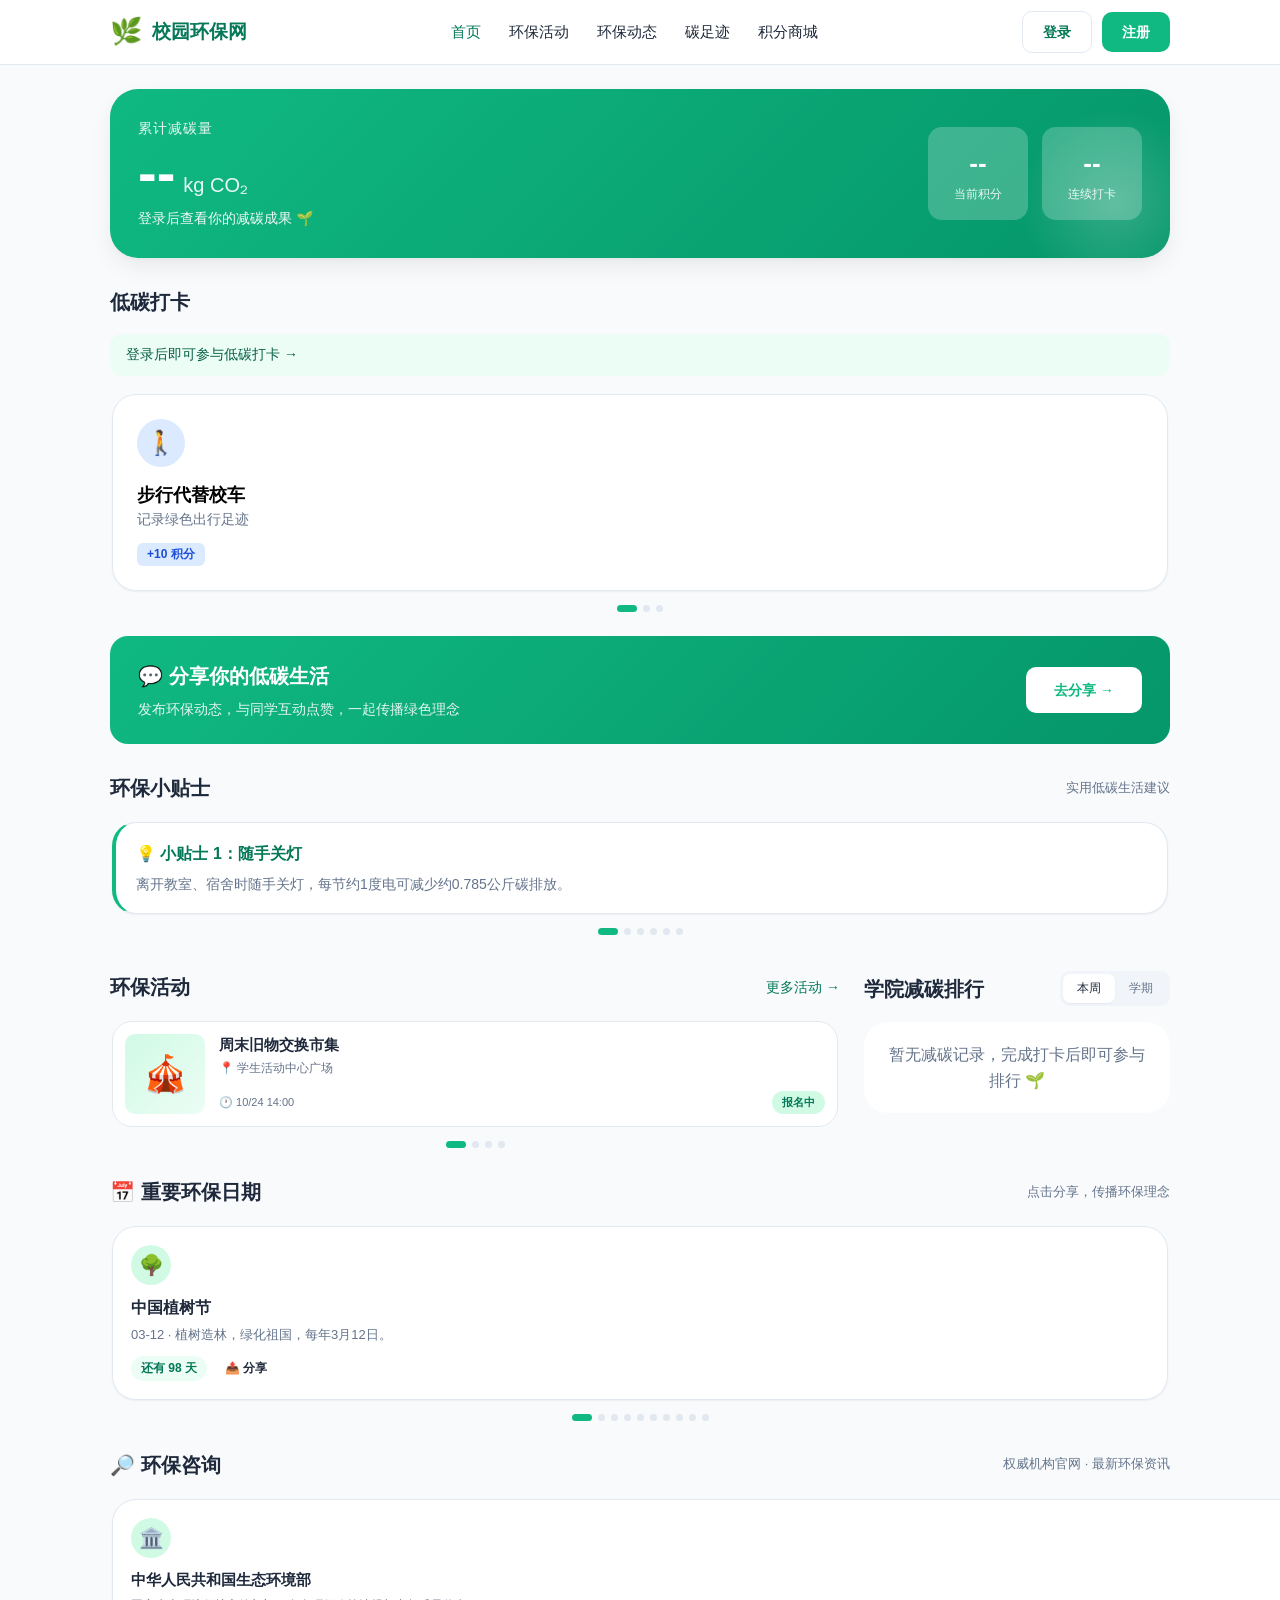
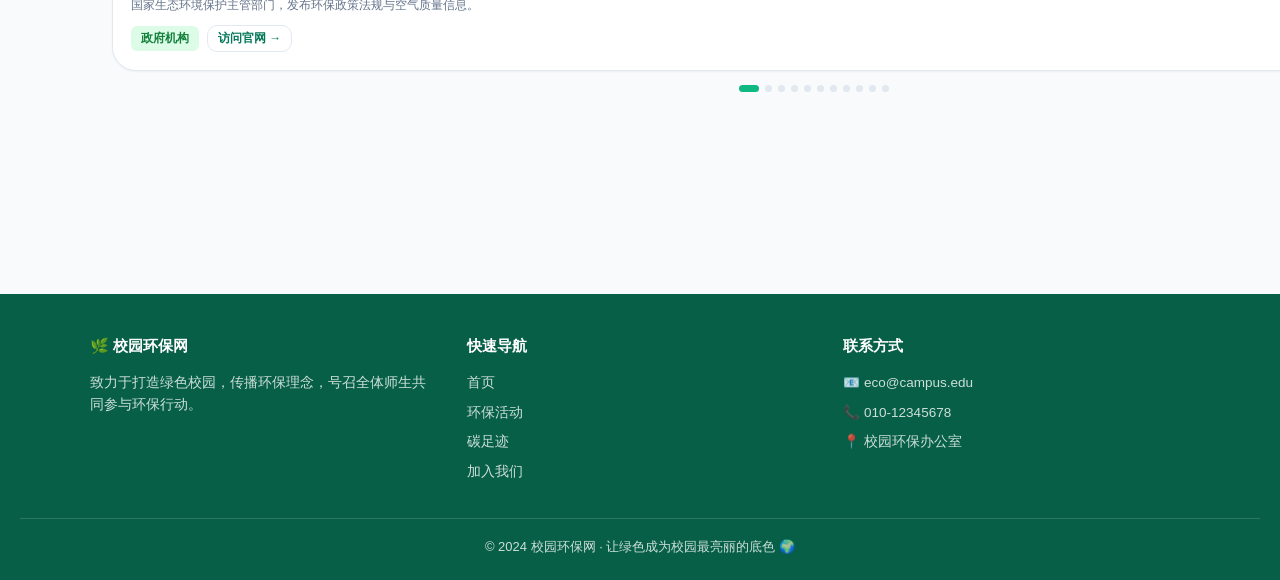
<file: index.html>
<!DOCTYPE html>
<html lang="zh-CN">
<head>
    <meta charset="UTF-8">
    <meta name="viewport" content="width=device-width, initial-scale=1.0">
    <title>校园环保网 - 共建绿色校园</title>
    <link rel="stylesheet" href="css/style.css?v=20261026d">
</head>
<body>
    <!-- 导航栏 -->
    <nav class="navbar">
        <div class="nav-container">
            <a href="index.html" class="logo">
                <span class="logo-icon">🌿</span>
                <span>校园环保网</span>
            </a>
            <ul class="nav-links">
                <li><a href="index.html" class="active">首页</a></li>
                <li><a href="activities.html">环保活动</a></li>
                <li><a href="feed.html">环保动态</a></li>
                <li><a href="carbon.html">碳足迹</a></li>
                <li><a href="shop.html">积分商城</a></li>
            </ul>
            <div class="nav-user" id="navUser"></div>
        </div>
    </nav>

    <div class="container">
        <!-- 减碳统计 -->
        <section class="hero-stats" id="heroStats"></section>

        <!-- 低碳打卡 -->
        <div id="checkinCards"></div>

        <!-- 分享入口横幅 -->
        <div style="background:linear-gradient(135deg,#10b981,#059669);border-radius:18px;padding:24px 28px;margin:24px 0;display:flex;justify-content:space-between;align-items:center;flex-wrap:wrap;gap:16px;">
            <div style="color:#fff;">
                <h3 style="font-size:20px;margin-bottom:6px;">💬 分享你的低碳生活</h3>
                <p style="opacity:0.9;font-size:14px;">发布环保动态，与同学互动点赞，一起传播绿色理念</p>
            </div>
            <a href="feed.html" class="btn" style="background:#fff;color:var(--primary);font-weight:600;padding:12px 28px;">去分享 →</a>
        </div>

        <!-- 环保小贴士 -->
        <div class="section-head">
            <h2>环保小贴士</h2>
            <span style="font-size:13px;color:var(--text-muted);">实用低碳生活建议</span>
        </div>
        <div id="tipsList"></div>

        <!-- 双栏：环保活动 + 学院排行 -->
        <div class="two-col">
            <section>
                <div class="section-head">
                    <h2>环保活动</h2>
                    <a href="activities.html" class="more">更多活动 →</a>
                </div>
                <div class="event-list" id="eventsPreview"></div>
            </section>
            <section>
                <div class="section-head">
                    <h2>学院减碳排行</h2>
                    <div class="range-tabs">
                        <button class="range-tab active" onclick="switchRange('week')">本周</button>
                        <button class="range-tab" onclick="switchRange('term')">学期</button>
                    </div>
                </div>
                <div class="ranking-panel" style="padding:0;box-shadow:none;border:none;">
                    <ol class="ranking-list" id="rankingList"></ol>
                </div>
            </section>
        </div>

        <!-- 重要环保日期 -->
        <div class="section-head">
            <h2>📅 重要环保日期</h2>
            <span style="font-size:13px;color:var(--text-muted);">点击分享，传播环保理念</span>
        </div>
        <div id="ecoDatesGrid"></div>

        <!-- 环保咨询 -->
        <div class="section-head">
            <h2>🔎 环保咨询</h2>
            <span style="font-size:13px;color:var(--text-muted);">权威机构官网 · 最新环保资讯</span>
        </div>
        <div class="two-col">
            <section>
                <div id="consultCarousel"></div>
            </section>
            <section>
                <div class="panel" style="padding:16px 20px;">
                    <h3 style="font-size:15px;margin-bottom:6px;">📰 最新资讯</h3>
                    <div id="consultNews"></div>
                </div>
            </section>
        </div>
    </div>

    <!-- 打卡弹窗 -->
    <div class="modal-overlay" id="checkinModal">
        <div class="modal">
            <h3 id="checkinTitle">低碳打卡</h3>
            <div id="checkinModalBody"></div>
            <div class="modal-actions">
                <button class="btn btn-outline" onclick="closeCheckin()">取消</button>
                <button class="btn btn-primary" onclick="confirmCheckin()">确认打卡</button>
            </div>
        </div>
    </div>

    <!-- 底部 -->
    <footer class="footer">
        <div class="footer-inner">
            <div class="footer-col">
                <h4>🌿 校园环保网</h4>
                <p>致力于打造绿色校园，传播环保理念，号召全体师生共同参与环保行动。</p>
            </div>
            <div class="footer-col">
                <h4>快速导航</h4>
                <a href="index.html">首页</a>
                <a href="activities.html">环保活动</a>
                <a href="carbon.html">碳足迹</a>
                <a href="register.html">加入我们</a>
            </div>
            <div class="footer-col">
                <h4>联系方式</h4>
                <p>📧 eco@campus.edu</p>
                <p>📞 010-12345678</p>
                <p>📍 校园环保办公室</p>
            </div>
        </div>
        <div class="footer-bottom">
            © 2024 校园环保网 · 让绿色成为校园最亮丽的底色 🌍
        </div>
    </footer>

    <script src="js/eco.js?v=20261026d"></script>
    <script src="js/auth.js?v=20261026d"></script>
    <script src="js/main.js?v=20261026d"></script>
</body>
</html>
</file>
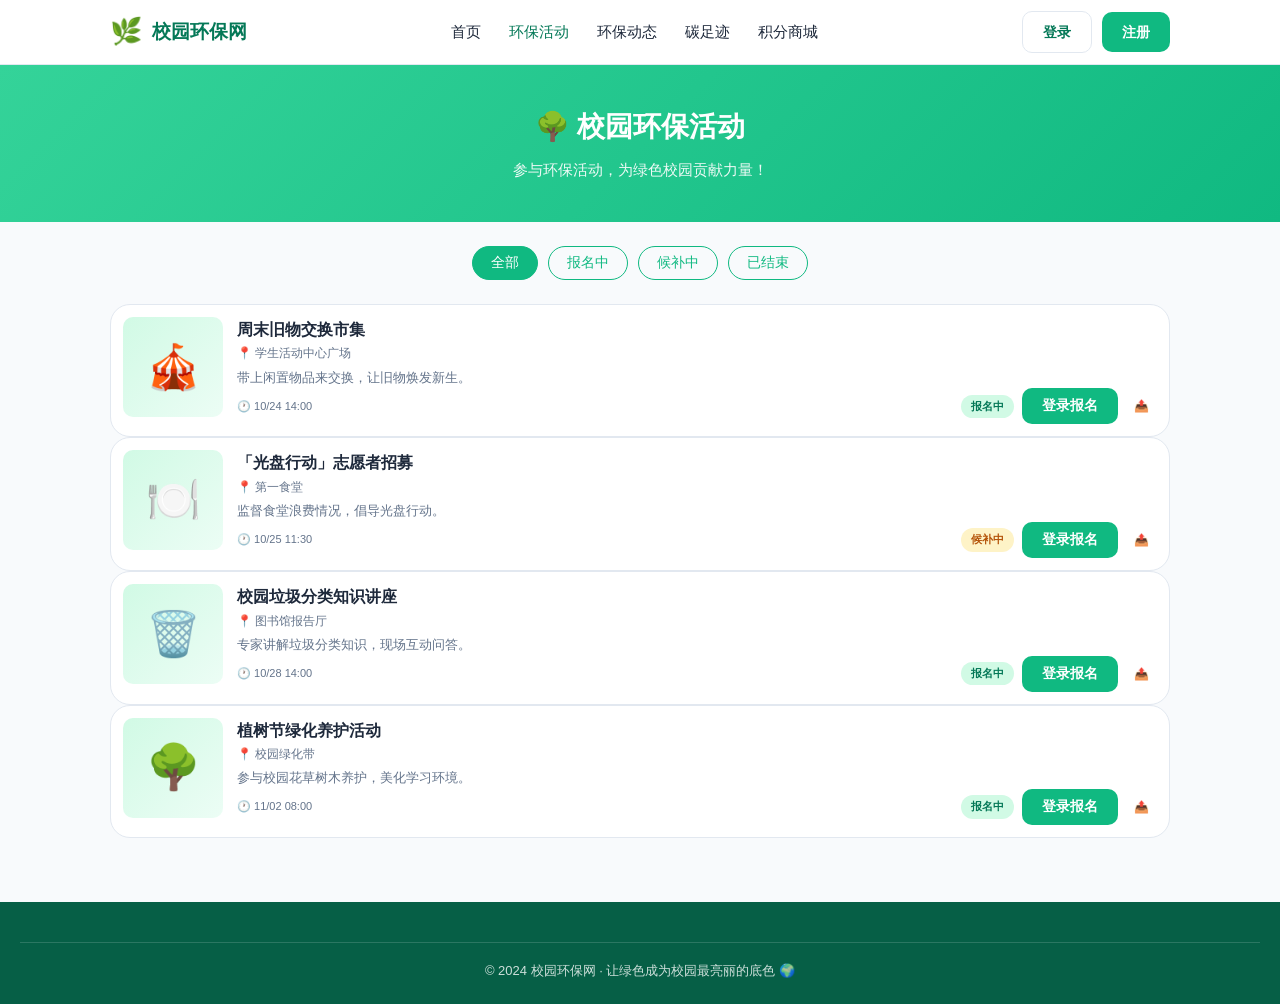
<file: activities.html>
<!DOCTYPE html>
<html lang="zh-CN">
<head>
    <meta charset="UTF-8">
    <meta name="viewport" content="width=device-width, initial-scale=1.0">
    <title>环保活动 - 校园环保网</title>
    <link rel="stylesheet" href="css/style.css?v=20261026d">
</head>
<body>
    <nav class="navbar">
        <div class="nav-container">
            <a href="index.html" class="logo">
                <span class="logo-icon">🌿</span>
                <span>校园环保网</span>
            </a>
            <ul class="nav-links">
                <li><a href="index.html">首页</a></li>
                <li><a href="activities.html" class="active">环保活动</a></li>
                <li><a href="feed.html">环保动态</a></li>
                <li><a href="carbon.html">碳足迹</a></li>
                <li><a href="shop.html">积分商城</a></li>
            </ul>
            <div class="nav-user" id="navUser"></div>
        </div>
    </nav>

    <div class="page-banner">
        <h1>🌳 校园环保活动</h1>
        <p>参与环保活动，为绿色校园贡献力量！</p>
    </div>

    <div class="container">
        <!-- 管理员发布/编辑活动 -->
        <div id="adminPublishSection" style="display:none;margin-bottom:24px;">
            <div class="panel">
                <h2 id="publishTitle" style="font-size:18px;font-weight:700;margin-bottom:16px;">📢 发布新活动</h2>
                <input type="hidden" id="actEditId" value="">
                <div style="display:grid;grid-template-columns:1fr 1fr;gap:14px;">
                    <div class="form-group">
                        <label>活动标题</label>
                        <input type="text" id="actTitle" placeholder="如：植树节绿化活动">
                    </div>
                    <div class="form-group">
                        <label>图标 emoji</label>
                        <input type="text" id="actEmoji" placeholder="如：🌳" maxlength="2" value="🌱">
                    </div>
                    <div class="form-group">
                        <label>地点</label>
                        <input type="text" id="actPlace" placeholder="如：学生活动中心">
                    </div>
                    <div class="form-group">
                        <label>时间</label>
                        <input type="text" id="actTime" placeholder="如：11/02 08:00">
                    </div>
                    <div class="form-group" style="grid-column:1/-1;">
                        <label>活动描述</label>
                        <input type="text" id="actDesc" placeholder="活动简介">
                    </div>
                    <div class="form-group">
                        <label>状态</label>
                        <select id="actStatus" style="width:100%;padding:11px 14px;border:1.5px solid var(--border);border-radius:10px;font-size:14px;">
                            <option value="报名中">报名中</option>
                            <option value="候补中">候补中</option>
                            <option value="已结束">已结束</option>
                        </select>
                    </div>
                </div>
                <div style="display:flex;gap:10px;">
                    <button class="btn btn-primary" onclick="publishActivity()">保存活动</button>
                    <button class="btn btn-outline" id="cancelEditBtn" style="display:none;" onclick="cancelEdit()">取消编辑</button>
                </div>
            </div>
        </div>

        <div class="filter-row">
            <button class="filter-btn active" onclick="filterActivities('全部')">全部</button>
            <button class="filter-btn" onclick="filterActivities('报名中')">报名中</button>
            <button class="filter-btn" onclick="filterActivities('候补中')">候补中</button>
            <button class="filter-btn" onclick="filterActivities('已结束')">已结束</button>
        </div>
        <div id="activityList"></div>
    </div>

    <!-- 报名弹窗 -->
    <div class="modal-overlay" id="signupModal">
        <div class="modal">
            <h3>报名活动</h3>
            <p style="color:var(--text-muted);margin-bottom:14px;" id="signupActivityTitle"></p>
            <input type="hidden" id="signupActivityId">
            <div class="form-group">
                <label>姓名</label>
                <input type="text" id="signupName" placeholder="请输入姓名">
            </div>
            <div class="form-group">
                <label>班级</label>
                <input type="text" id="signupClass" placeholder="如：环境2101班">
            </div>
            <div class="form-group">
                <label>学号</label>
                <input type="text" id="signupStudentId" placeholder="请输入学号">
            </div>
            <div class="modal-actions">
                <button class="btn btn-outline" onclick="document.getElementById('signupModal').classList.remove('open')">取消</button>
                <button class="btn btn-primary" onclick="confirmSignup()">确认报名</button>
            </div>
        </div>
    </div>

    <footer class="footer">
        <div class="footer-bottom">© 2024 校园环保网 · 让绿色成为校园最亮丽的底色 🌍</div>
    </footer>

    <script src="js/eco.js?v=20261026d"></script>
    <script src="js/auth.js?v=20261026d"></script>
    <script src="js/main.js?v=20261026d"></script>
    <script>
        // 管理员可见发布区
        if (isAdmin()) {
            document.getElementById("adminPublishSection").style.display = "block";
        }

        function publishActivity() {
            const title = document.getElementById("actTitle").value.trim();
            const emoji = document.getElementById("actEmoji").value.trim() || "🌱";
            const place = document.getElementById("actPlace").value.trim();
            const time = document.getElementById("actTime").value.trim();
            const desc = document.getElementById("actDesc").value.trim();
            const status = document.getElementById("actStatus").value;
            const editId = document.getElementById("actEditId").value;

            if (!title || !place || !time) {
                showToast("请填写活动标题、地点和时间");
                return;
            }

            const activities = getActivities();
            if (editId) {
                // 编辑模式
                const idx = activities.findIndex(a => a.id === editId);
                if (idx !== -1) {
                    activities[idx] = { ...activities[idx], title, emoji, place, time, desc, status };
                    showToast("活动修改成功！", "success");
                }
            } else {
                // 新建
                activities.unshift({
                    id: "e" + Date.now(),
                    title, emoji, place, time, desc, status
                });
                showToast("活动发布成功！", "success");
            }
            saveActivities(activities);
            clearForm();
            renderActivities();
        }

        function editActivity(id) {
            const act = getActivities().find(a => a.id === id);
            if (!act) return;
            document.getElementById("actEditId").value = id;
            document.getElementById("actTitle").value = act.title;
            document.getElementById("actEmoji").value = act.emoji;
            document.getElementById("actPlace").value = act.place;
            document.getElementById("actTime").value = act.time;
            document.getElementById("actDesc").value = act.desc || "";
            document.getElementById("actStatus").value = act.status;
            document.getElementById("publishTitle").textContent = "✏️ 编辑活动";
            document.getElementById("cancelEditBtn").style.display = "inline-block";
            window.scrollTo({ top: 0, behavior: "smooth" });
        }

        function cancelEdit() {
            clearForm();
        }

        function clearForm() {
            document.getElementById("actEditId").value = "";
            document.getElementById("actTitle").value = "";
            document.getElementById("actEmoji").value = "🌱";
            document.getElementById("actPlace").value = "";
            document.getElementById("actTime").value = "";
            document.getElementById("actDesc").value = "";
            document.getElementById("actStatus").value = "报名中";
            document.getElementById("publishTitle").textContent = "📢 发布新活动";
            document.getElementById("cancelEditBtn").style.display = "none";
        }

        function deleteActivity(id) {
            if (!confirm("确定删除该活动吗？相关报名记录也会被移除。")) return;
            let activities = getActivities().filter(a => a.id !== id);
            saveActivities(activities);
            // 同时删除相关报名
            const signups = getSignups().filter(s => s.activityId !== id);
            saveSignups(signups);
            showToast("活动已删除", "success");
            renderActivities();
        }
    </script>
</body>
</html>
</file>
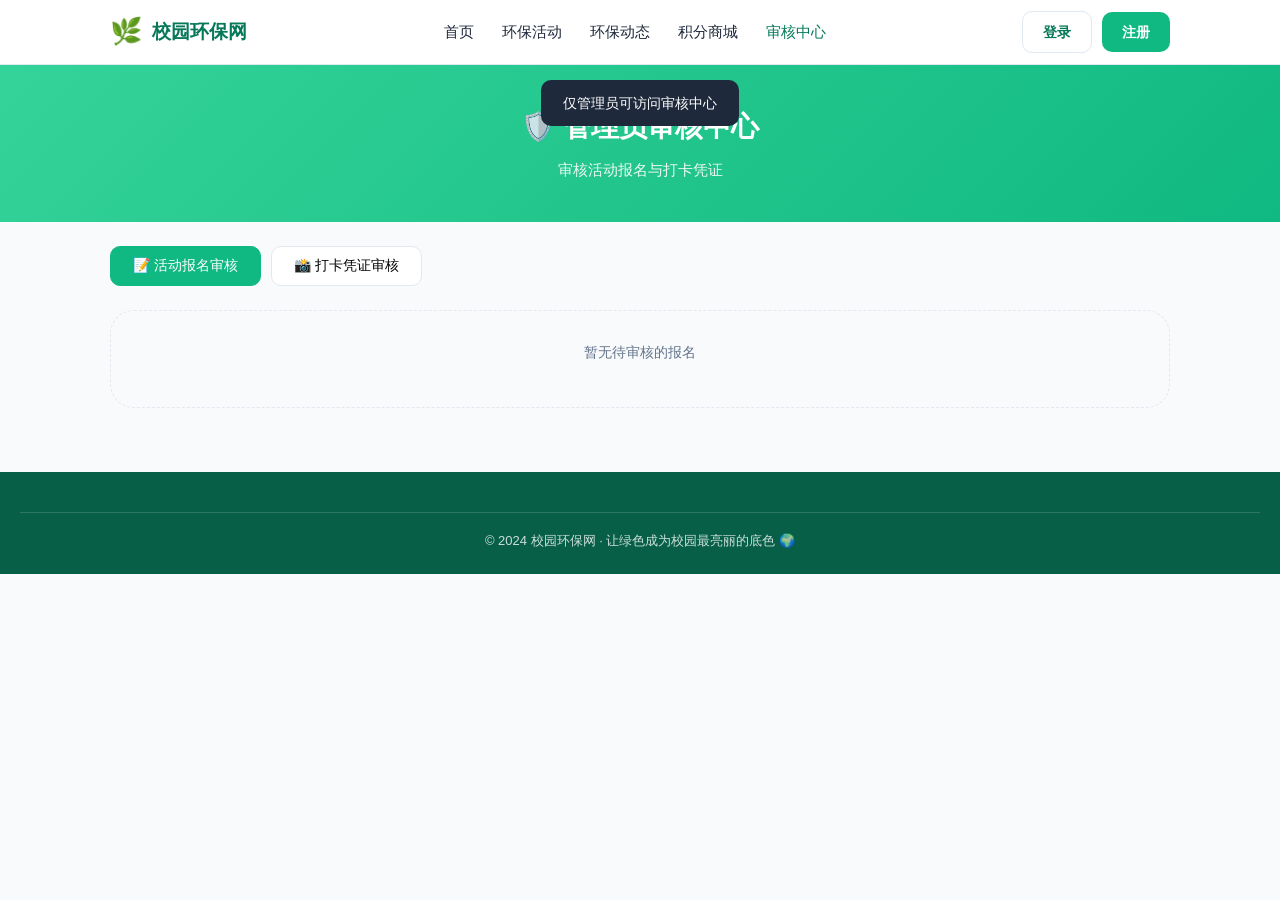
<file: admin.html>
<!DOCTYPE html>
<html lang="zh-CN">
<head>
    <meta charset="UTF-8">
    <meta name="viewport" content="width=device-width, initial-scale=1.0">
    <title>审核中心 - 校园环保网</title>
    <link rel="stylesheet" href="css/style.css?v=20261026d">
    <style>
        .review-tabs { display: flex; gap: 10px; margin-bottom: 24px; }
        .review-tab { padding: 10px 22px; border: 1.5px solid var(--border); background: #fff; border-radius: 10px; cursor: pointer; font-size: 14px; font-weight: 500; transition: var(--transition); }
        .review-tab.active { background: var(--primary); color: #fff; border-color: var(--primary); }
        .review-item { background: #fff; border-radius: 14px; padding: 20px; margin-bottom: 14px; box-shadow: var(--shadow-sm); display: flex; gap: 16px; align-items: flex-start; }
        .review-proof { width: 120px; height: 120px; border-radius: 10px; object-fit: cover; border: 1px solid var(--border); flex-shrink: 0; background: var(--emerald-50); display: flex; align-items: center; justify-content: center; }
        .review-body { flex: 1; }
        .review-body h4 { margin-bottom: 6px; }
        .review-meta { font-size: 13px; color: var(--text-muted); margin-bottom: 10px; }
        .review-actions { display: flex; gap: 8px; }
        .proof-file { font-size: 36px; }
    </style>
</head>
<body>
    <nav class="navbar">
        <div class="nav-container">
            <a href="index.html" class="logo">
                <span class="logo-icon">🌿</span>
                <span>校园环保网</span>
            </a>
            <ul class="nav-links">
                <li><a href="index.html">首页</a></li>
                <li><a href="activities.html">环保活动</a></li>
                <li><a href="feed.html">环保动态</a></li>
                <li><a href="shop.html">积分商城</a></li>
                <li><a href="admin.html" class="active">审核中心</a></li>
            </ul>
            <div class="nav-user" id="navUser"></div>
        </div>
    </nav>

    <div class="page-banner">
        <h1>🛡️ 管理员审核中心</h1>
        <p>审核活动报名与打卡凭证</p>
    </div>

    <div class="container">
        <div class="review-tabs">
            <button class="review-tab active" onclick="switchTab('signup')">📝 活动报名审核</button>
            <button class="review-tab" onclick="switchTab('checkin')">📸 打卡凭证审核</button>
        </div>

        <div id="signupReview"></div>
        <div id="checkinReview" style="display:none;"></div>
    </div>

    <!-- 凭证预览弹窗 -->
    <div class="modal-overlay" id="proofModal">
        <div class="modal" style="max-width:600px;">
            <h3>凭证预览</h3>
            <div id="proofPreview" style="text-align:center;"></div>
            <div class="modal-actions">
                <button class="btn btn-outline" onclick="document.getElementById('proofModal').classList.remove('open')">关闭</button>
            </div>
        </div>
    </div>

    <footer class="footer">
        <div class="footer-bottom">© 2024 校园环保网 · 让绿色成为校园最亮丽的底色 🌍</div>
    </footer>

    <script src="js/eco.js?v=20261026d"></script>
    <script src="js/auth.js?v=20261026d"></script>
    <script src="js/main.js?v=20261026d"></script>
    <script>
        // 仅管理员可访问
        if (!isAdmin()) {
            showToast("仅管理员可访问审核中心");
            setTimeout(() => location.href = "index.html", 1200);
        }

        let currentTab = "signup";
        const proofCache = {}; // 凭证缓存，避免内联大字符串

        function switchTab(tab) {
            currentTab = tab;
            document.querySelectorAll(".review-tab").forEach((t, i) => {
                t.classList.toggle("active", (i === 0 && tab === "signup") || (i === 1 && tab === "checkin"));
            });
            document.getElementById("signupReview").style.display = tab === "signup" ? "block" : "none";
            document.getElementById("checkinReview").style.display = tab === "checkin" ? "block" : "none";
            if (tab === "signup") renderSignupReview();
            else renderCheckinReview();
        }

        function renderSignupReview() {
            const signups = getSignups().filter(s => s.status === "pending");
            const el = document.getElementById("signupReview");
            if (signups.length === 0) {
                el.innerHTML = `<div class="empty-state"><p>暂无待审核的报名</p></div>`;
                return;
            }
            el.innerHTML = signups.map(s => `
                <div class="review-item">
                    <div class="review-body">
                        <h4>${s.activityTitle}</h4>
                        <div class="review-meta">
                            👤 ${s.realName || s.username} 
                            · 🎓 ${s.className || '未填写'} 
                            · 🆔 ${s.studentId || '未填写'}
                        </div>
                        <div class="review-meta">${formatDateTime(s.createdAt)}</div>
                        <div class="review-actions">
                            <button class="btn btn-primary" onclick="reviewSignupAction(${s.id}, 'approved')">✓ 通过</button>
                            <button class="btn btn-outline" style="color:#ef4444;border-color:#ef4444;" onclick="reviewSignupAction(${s.id}, 'rejected')">✗ 拒绝</button>
                        </div>
                    </div>
                </div>
            `).join("");
        }

        function reviewSignupAction(id, status) {
            const result = reviewSignup(id, status);
            showToast(result.message, result.success ? "success" : "");
            renderSignupReview();
        }

        function renderCheckinReview() {
            let pending = [];
            try {
                pending = getAllPendingCheckins();
            } catch(e) {
                document.getElementById("checkinReview").innerHTML = `<div class="empty-state"><p>加载失败，请刷新重试</p></div>`;
                return;
            }
            const el = document.getElementById("checkinReview");
            if (pending.length === 0) {
                el.innerHTML = `<div class="empty-state"><p>暂无待审核的打卡凭证</p></div>`;
                return;
            }
            el.innerHTML = pending.map(e => {
                const cacheKey = "p_" + e.id;
                proofCache[cacheKey] = e.proof;
                const isImage = e.proof && e.proof.startsWith("data:image");
                const proofHtml = isImage
                    ? `<img src="${e.proof}" class="review-proof" onclick="showProof('${cacheKey}', true)" style="cursor:pointer;">`
                    : `<div class="review-proof" onclick="showProof('${cacheKey}', false)" style="cursor:pointer;"><span class="proof-file">📄</span></div>`;
                return `
                <div class="review-item">
                    ${proofHtml}
                    <div class="review-body">
                        <h4>${e.title}</h4>
                        <div class="review-meta">👤 ${e.username} · ${e.college || ''} · ${formatDateTime(e.createdAt)}</div>
                        <div class="review-meta">${e.detail} · 待发放 ${e.points} 积分 · 减碳 ${e.carbonGrams}g</div>
                        <div class="review-meta" style="color:var(--text-muted);font-size:12px;">📎 ${e.proofName}</div>
                        <div class="review-actions">
                            <button class="btn btn-primary" onclick="reviewCheckinAction(${e.userId}, ${e.id}, 'approved')">✓ 通过</button>
                            <button class="btn btn-outline" style="color:#ef4444;border-color:#ef4444;" onclick="reviewCheckinAction(${e.userId}, ${e.id}, 'rejected')">✗ 拒绝</button>
                        </div>
                    </div>
                </div>
                `;
            }).join("");
        }

        function reviewCheckinAction(userId, entryId, status) {
            const result = reviewCheckin(userId, entryId, status);
            showToast(result.message, result.success ? "success" : "");
            renderCheckinReview();
        }

        function showProof(cacheKey, isImage) {
            const proof = proofCache[cacheKey];
            if (!proof) { showToast("凭证加载失败"); return; }
            const preview = document.getElementById("proofPreview");
            preview.innerHTML = isImage
                ? `<img src="${proof}" style="max-width:100%;max-height:400px;border-radius:10px;">`
                : `<iframe src="${proof}" style="width:100%;height:400px;border:none;border-radius:10px;"></iframe>`;
            document.getElementById("proofModal").classList.add("open");
        }

        // 初始渲染
        renderSignupReview();
    </script>
</body>
</html>
</file>
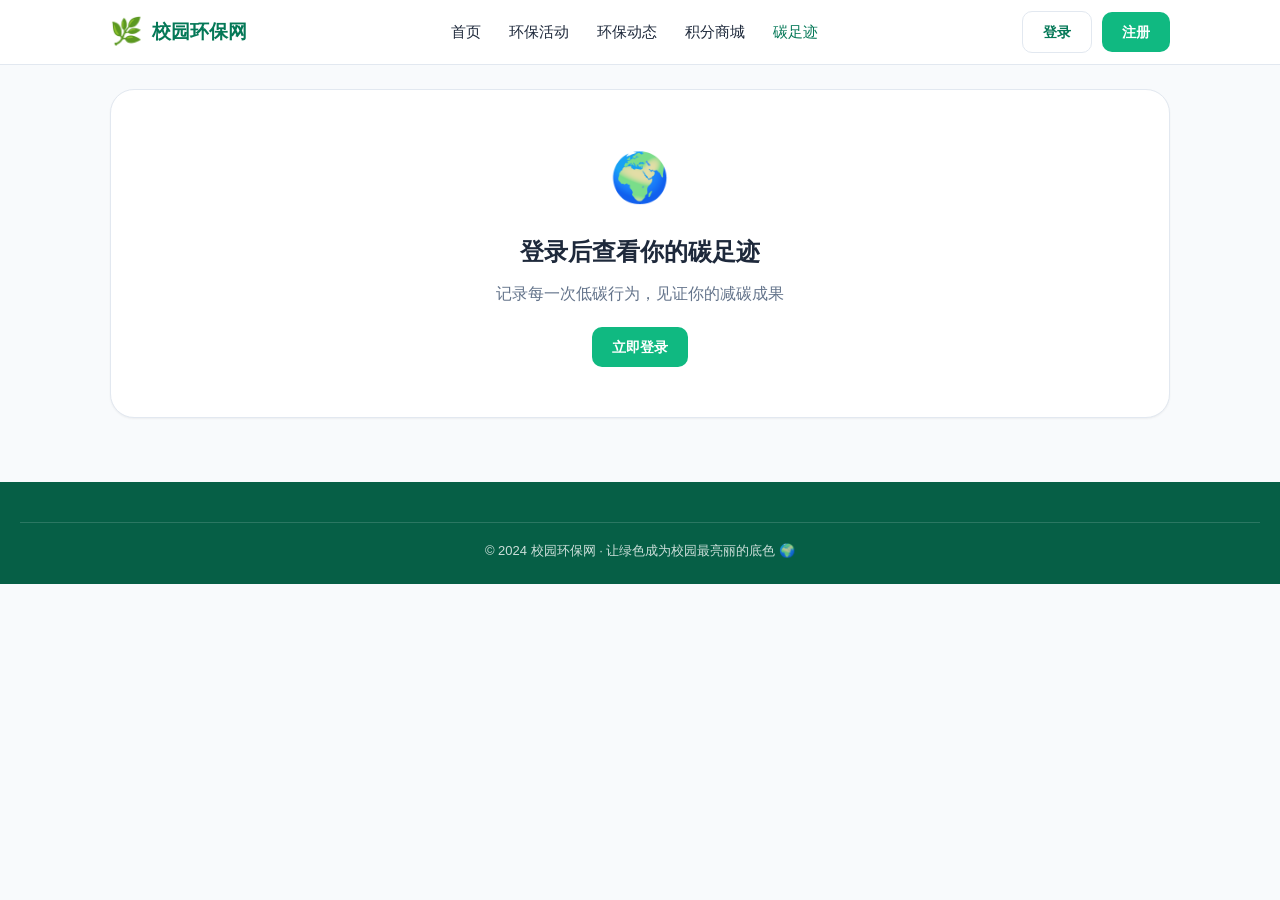
<file: carbon.html>
<!DOCTYPE html>
<html lang="zh-CN">
<head>
    <meta charset="UTF-8">
    <meta name="viewport" content="width=device-width, initial-scale=1.0">
    <title>碳足迹 - 校园环保网</title>
    <link rel="stylesheet" href="css/style.css?v=20261026d">
</head>
<body>
    <nav class="navbar">
        <div class="nav-container">
            <a href="index.html" class="logo">
                <span class="logo-icon">🌿</span>
                <span>校园环保网</span>
            </a>
            <ul class="nav-links">
                <li><a href="index.html">首页</a></li>
                <li><a href="activities.html">环保活动</a></li>
                <li><a href="feed.html">环保动态</a></li>
                <li><a href="shop.html">积分商城</a></li>
                <li><a href="carbon.html" class="active">碳足迹</a></li>
            </ul>
            <div class="nav-user" id="navUser"></div>
        </div>
    </nav>

    <div class="container">
        <div id="carbonContent">
            <!-- 由 JS 渲染 -->
        </div>
    </div>

    <!-- 打卡弹窗 -->
    <div class="modal-overlay" id="checkinModal">
        <div class="modal">
            <h3>低碳打卡</h3>
            <div id="checkinModalBody"></div>
            <div class="modal-actions">
                <button class="btn btn-outline" onclick="closeCheckin()">取消</button>
                <button class="btn btn-primary" onclick="confirmCheckin()">确认打卡</button>
            </div>
        </div>
    </div>

    <footer class="footer">
        <div class="footer-bottom">© 2024 校园环保网 · 让绿色成为校园最亮丽的底色 🌍</div>
    </footer>

    <script src="js/eco.js?v=20261026d"></script>
    <script src="js/auth.js?v=20261026d"></script>
    <script src="js/main.js?v=20261026d"></script>
    <script>
        function renderCarbon() {
            const user = getCurrentUser();
            const el = document.getElementById("carbonContent");

            if (!user) {
                el.innerHTML = `
                    <div class="panel" style="text-align:center;padding:50px;">
                        <p style="font-size:48px;margin-bottom:16px;">🌍</p>
                        <h2 style="margin-bottom:10px;">登录后查看你的碳足迹</h2>
                        <p style="color:var(--text-muted);margin-bottom:20px;">记录每一次低碳行为，见证你的减碳成果</p>
                        <a href="login.html" class="btn btn-primary">立即登录</a>
                    </div>
                `;
                return;
            }

            const report = getCarbonTrend(user.id);
            const max = Math.max(1, ...report.trend.map(p => p.grams));
            const trees = treesFromGrams(report.totalGrams);
            const activeDays = report.trend.filter(p => p.grams > 0).length;

            const trendHtml = report.last30Grams === 0
                ? `<div class="empty-state">
                    <p>完成第一次打卡后可查看你的减碳成果</p>
                    <button class="btn btn-primary" onclick="openCheckin()">去打卡</button>
                   </div>`
                : `<div>
                    <div class="chart-wrap">
                        ${report.trend.map(p => `
                            <div class="chart-bar ${p.grams === 0 ? 'empty' : ''}"
                                 style="height:${p.grams === 0 ? 2 : Math.max(6, (p.grams / max) * 100)}%"
                                 title="${p.date}：${p.grams} g"></div>
                        `).join("")}
                    </div>
                    <div class="chart-labels">
                        <span>${report.trend[0].date.slice(5)}</span>
                        <span>${report.trend[report.trend.length - 1].date.slice(5)}</span>
                    </div>
                    <p style="font-size:13px;color:var(--text-muted);margin-top:10px;">
                        近 30 天共 ${activeDays} 天有打卡，累计减碳 ${formatKg(report.last30Grams)} kg。数值为估算值。
                    </p>
                   </div>`;

            const breakdownHtml = report.byKind.length === 0
                ? `<p style="color:var(--text-muted);font-size:14px;">暂无减碳来源数据</p>`
                : `<ul class="carbon-breakdown">
                    ${report.byKind.map(k => {
                        const v = KIND_VISUAL[k.kind] || { icon: "🌱", iconBox: "#dcfce7" };
                        const pct = report.totalGrams ? Math.round((k.grams / report.totalGrams) * 100) : 0;
                        return `
                            <li>
                                <span class="carbon-icon" style="background:${v.iconBox}">${v.icon}</span>
                                <div class="carbon-body">
                                    <div class="carbon-row">
                                        <span>${KIND_LABEL[k.kind] || k.kind} <span style="color:var(--text-muted);font-size:12px;">× ${k.count}</span></span>
                                        <span style="font-weight:700;">${formatKg(k.grams)} kg</span>
                                    </div>
                                    <div class="rank-bar">
                                        <div class="rank-bar-fill" style="width:${pct}%"></div>
                                    </div>
                                </div>
                            </li>
                        `;
                    }).join("")}
                   </ul>
                   <p style="font-size:12px;color:var(--text-muted);margin-top:10px;">碳排放因子为估算值，最终口径以学校相关部门确认为准。</p>`;

            el.innerHTML = `
                <section class="hero-stats">
                    <div class="blob"></div>
                    <div class="hero-inner">
                        <div class="hero-left">
                            <p class="label">我的碳足迹</p>
                            <div class="hero-value">
                                <h1>${formatKg(report.totalGrams)}</h1>
                                <span>kg CO₂</span>
                            </div>
                            <p class="hero-trees">
                                ${report.totalGrams === 0
                                    ? "完成第一次打卡后可查看你的减碳成果"
                                    : `相当于为地球种植了 ${trees} 棵侧柏，近 30 天减碳 ${formatKg(report.last30Grams)} kg`}
                            </p>
                        </div>
                    </div>
                </section>

                <section class="panel" style="margin-top:24px;">
                    <h2 style="font-size:18px;font-weight:700;margin-bottom:16px;">近 30 天趋势</h2>
                    ${trendHtml}
                </section>

                <section class="panel" style="margin-top:24px;">
                    <h2 style="font-size:18px;font-weight:700;margin-bottom:16px;">减碳来源</h2>
                    ${breakdownHtml}
                </section>
            `;
        }

        renderCarbon();
    </script>
</body>
</html>
</file>
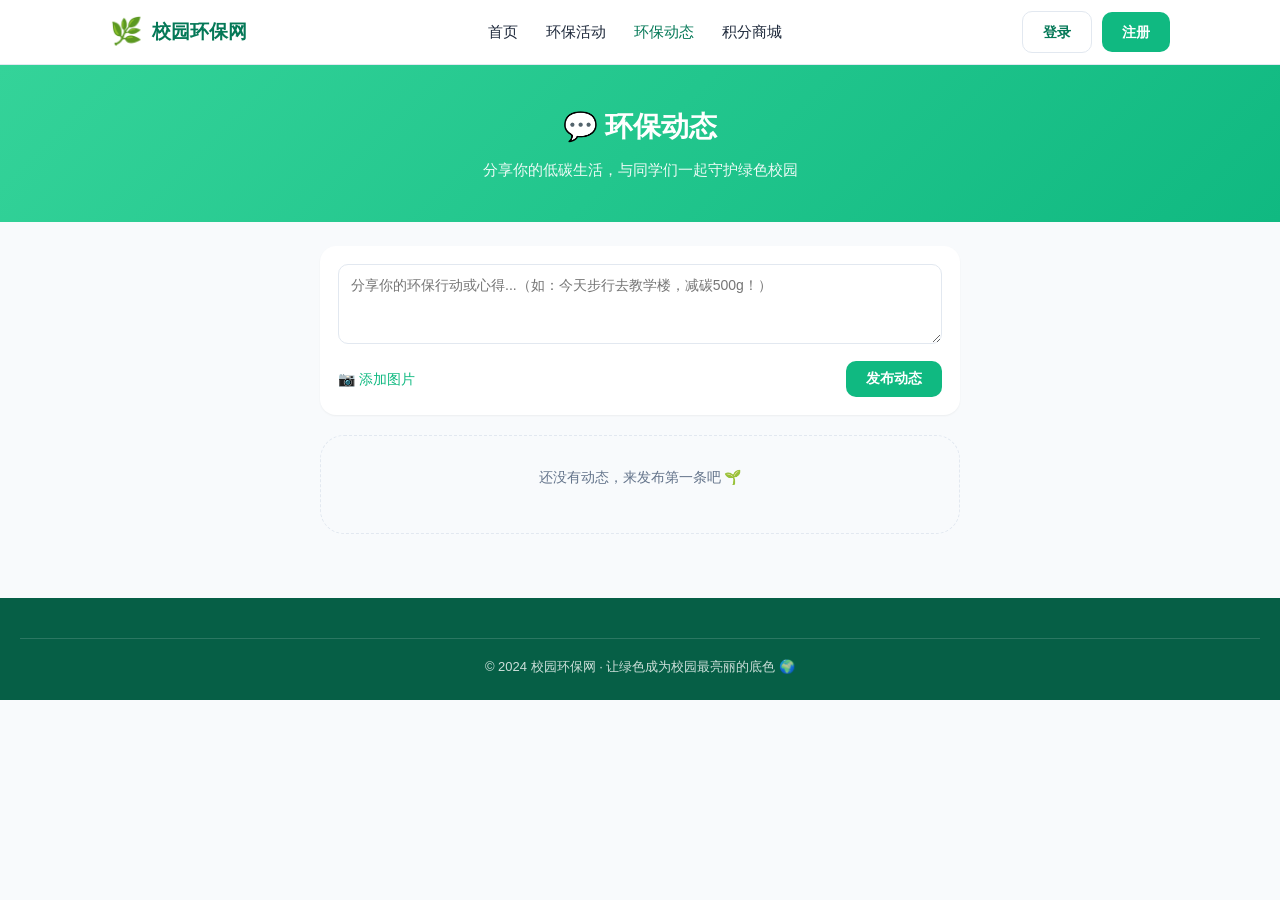
<file: feed.html>
<!DOCTYPE html>
<html lang="zh-CN">
<head>
    <meta charset="UTF-8">
    <meta name="viewport" content="width=device-width, initial-scale=1.0">
    <title>环保动态 - 校园环保网</title>
    <link rel="stylesheet" href="css/style.css?v=20261026d">
    <style>
        .feed-container { max-width: 680px; margin: 0 auto; }
        .post-box { background: #fff; border-radius: 16px; padding: 18px; box-shadow: var(--shadow-sm); margin-bottom: 20px; }
        .post-box textarea { width: 100%; min-height: 80px; border: 1.5px solid var(--border); border-radius: 10px; padding: 12px; font-size: 14px; font-family: inherit; resize: vertical; }
        .post-box textarea:focus { outline: none; border-color: var(--primary); }
        .post-box-actions { display: flex; justify-content: space-between; align-items: center; margin-top: 10px; }
        .post-image-preview { max-width: 100%; max-height: 200px; border-radius: 10px; margin-top: 10px; }
        .post { background: #fff; border-radius: 16px; padding: 18px; margin-bottom: 16px; box-shadow: var(--shadow-sm); }
        .post-header { display: flex; align-items: center; gap: 10px; margin-bottom: 10px; }
        .post-avatar { width: 38px; height: 38px; border-radius: 50%; background: var(--emerald-100); color: var(--primary); display: flex; align-items: center; justify-content: center; font-weight: 600; }
        .post-user { font-weight: 600; font-size: 14px; }
        .post-time { font-size: 12px; color: var(--text-muted); }
        .post-content { font-size: 15px; line-height: 1.6; margin-bottom: 10px; white-space: pre-wrap; word-break: break-word; }
        .post-img { max-width: 100%; border-radius: 12px; margin-bottom: 10px; }
        .post-actions { display: flex; gap: 20px; padding-top: 10px; border-top: 1px solid var(--border); }
        .post-action { cursor: pointer; font-size: 14px; color: var(--text-muted); display: flex; align-items: center; gap: 4px; user-select: none; }
        .post-action:hover { color: var(--primary); }
        .post-action.liked { color: var(--primary); }
        .comments { margin-top: 12px; padding-top: 12px; border-top: 1px solid var(--border); display: none; }
        .comments.open { display: block; }
        .comment { margin-bottom: 8px; font-size: 13px; }
        .comment-user { font-weight: 600; color: var(--emerald-700); }
        .comment-input-row { display: flex; gap: 8px; margin-top: 8px; }
        .comment-input-row input { flex: 1; padding: 8px 12px; border: 1.5px solid var(--border); border-radius: 20px; font-size: 13px; }
        .comment-input-row input:focus { outline: none; border-color: var(--primary); }
        .comment-input-row button { padding: 8px 16px; border-radius: 20px; border: none; background: var(--primary); color: #fff; cursor: pointer; font-size: 13px; }
    </style>
</head>
<body>
    <nav class="navbar">
        <div class="nav-container">
            <a href="index.html" class="logo">
                <span class="logo-icon">🌿</span>
                <span>校园环保网</span>
            </a>
            <ul class="nav-links">
                <li><a href="index.html">首页</a></li>
                <li><a href="activities.html">环保活动</a></li>
                <li><a href="feed.html" class="active">环保动态</a></li>
                <li><a href="shop.html">积分商城</a></li>
            </ul>
            <div class="nav-user" id="navUser"></div>
        </div>
    </nav>

    <div class="page-banner">
        <h1>💬 环保动态</h1>
        <p>分享你的低碳生活，与同学们一起守护绿色校园</p>
    </div>

    <div class="container feed-container">
        <!-- 发帖框 -->
        <div class="post-box" id="postBox">
            <textarea id="postContent" placeholder="分享你的环保行动或心得...（如：今天步行去教学楼，减碳500g！）"></textarea>
            <div id="postImagePreview"></div>
            <div class="post-box-actions">
                <label style="cursor:pointer;color:var(--primary);font-size:14px;display:flex;align-items:center;gap:4px;">
                    📷 添加图片
                    <input type="file" id="postImage" accept="image/*" style="display:none;" onchange="previewPostImage(this)">
                </label>
                <button class="btn btn-primary" onclick="submitPost()">发布动态</button>
            </div>
        </div>

        <!-- 动态列表 -->
        <div id="postList"></div>
    </div>

    <footer class="footer">
        <div class="footer-bottom">© 2024 校园环保网 · 让绿色成为校园最亮丽的底色 🌍</div>
    </footer>

    <script src="js/eco.js?v=20261026d"></script>
    <script src="js/auth.js?v=20261026d"></script>
    <script src="js/main.js?v=20261026d"></script>
    <script>
        let postImageData = "";

        function previewPostImage(input) {
            const file = input.files[0];
            if (!file) return;
            compressImage(file, 900, 0.72).then(dataUrl => {
                postImageData = dataUrl;
                document.getElementById("postImagePreview").innerHTML = `<img src="${postImageData}" class="post-image-preview">`;
            }).catch(err => {
                showToast(err.message || "图片处理失败");
                input.value = "";
            });
        }

        function submitPost() {
            const user = getCurrentUser();
            if (!user) { showToast("请先登录"); setTimeout(() => location.href = "login.html", 800); return; }
            const content = document.getElementById("postContent").value.trim();
            if (!content) { showToast("请输入分享内容"); return; }
            const result = createPost(user.id, user.username, content, postImageData);
            if (result.success) {
                showToast(result.message, "success");
                document.getElementById("postContent").value = "";
                document.getElementById("postImagePreview").innerHTML = "";
                postImageData = "";
                document.getElementById("postImage").value = "";
                renderPosts();
            } else {
                showToast(result.message);
            }
        }

        function renderPosts() {
            const user = getCurrentUser();
            const posts = getPosts();
            const el = document.getElementById("postList");
            if (posts.length === 0) {
                el.innerHTML = `<div class="empty-state"><p>还没有动态，来发布第一条吧 🌱</p></div>`;
                return;
            }
            el.innerHTML = posts.map(p => {
                const liked = user && p.likes.includes(user.id);
                const isOwner = user && (p.userId === user.id || user.role === "admin");
                return `
                <div class="post">
                    <div class="post-header">
                        <div class="post-avatar">${p.username.charAt(0).toUpperCase()}</div>
                        <div>
                            <div class="post-user">${p.username}</div>
                            <div class="post-time">${formatDateTime(p.createdAt)}</div>
                        </div>
                        ${isOwner ? `<button onclick="handleDeletePost(${p.id})" style="margin-left:auto;background:none;border:none;cursor:pointer;color:var(--text-muted);font-size:18px;">🗑️</button>` : ''}
                    </div>
                    <div class="post-content">${escapeHtml(p.content)}</div>
                    ${p.image ? `<img src="${p.image}" class="post-img">` : ''}
                    <div class="post-actions">
                        <span class="post-action ${liked ? 'liked' : ''}" onclick="handleLike(${p.id})">${liked ? '❤️' : '🤍'} ${p.likes.length}</span>
                        <span class="post-action" onclick="toggleComments(${p.id})">💬 ${p.comments.length}</span>
                        <span class="post-action" onclick="sharePostText('${escapeHtml(p.content).replace(/'/g, "\\'")}')">📤 分享</span>
                    </div>
                    <div class="comments" id="comments_${p.id}">
                        ${p.comments.map(c => `<div class="comment"><span class="comment-user">${c.username}：</span>${escapeHtml(c.content)}</div>`).join("")}
                        ${user ? `
                        <div class="comment-input-row">
                            <input type="text" id="commentInput_${p.id}" placeholder="说点什么..." onkeypress="if(event.key==='Enter')handleComment(${p.id})">
                            <button onclick="handleComment(${p.id})">发送</button>
                        </div>` : ''}
                    </div>
                </div>
                `;
            }).join("");
        }

        function escapeHtml(s) {
            const div = document.createElement("div");
            div.textContent = s;
            return div.innerHTML;
        }

        function handleLike(postId) {
            const user = getCurrentUser();
            if (!user) { showToast("请先登录"); return; }
            toggleLike(postId, user.id);
            renderPosts();
        }

        function toggleComments(postId) {
            document.getElementById("comments_" + postId).classList.toggle("open");
        }

        function handleComment(postId) {
            const user = getCurrentUser();
            const input = document.getElementById("commentInput_" + postId);
            const content = input.value.trim();
            if (!content) return;
            addComment(postId, user.id, user.username, content);
            input.value = "";
            renderPosts();
            document.getElementById("comments_" + postId).classList.add("open");
        }

        function handleDeletePost(postId) {
            const user = getCurrentUser();
            if (!confirm("确定删除这条动态吗？")) return;
            const result = deletePost(postId, user.id);
            showToast(result.message, result.success ? "success" : "");
            renderPosts();
        }

        function sharePostText(content) {
            shareText(`🌿 校园环保动态：${content}\n——来自校园环保网`);
        }

        renderPosts();
    </script>
</body>
</html>
</file>
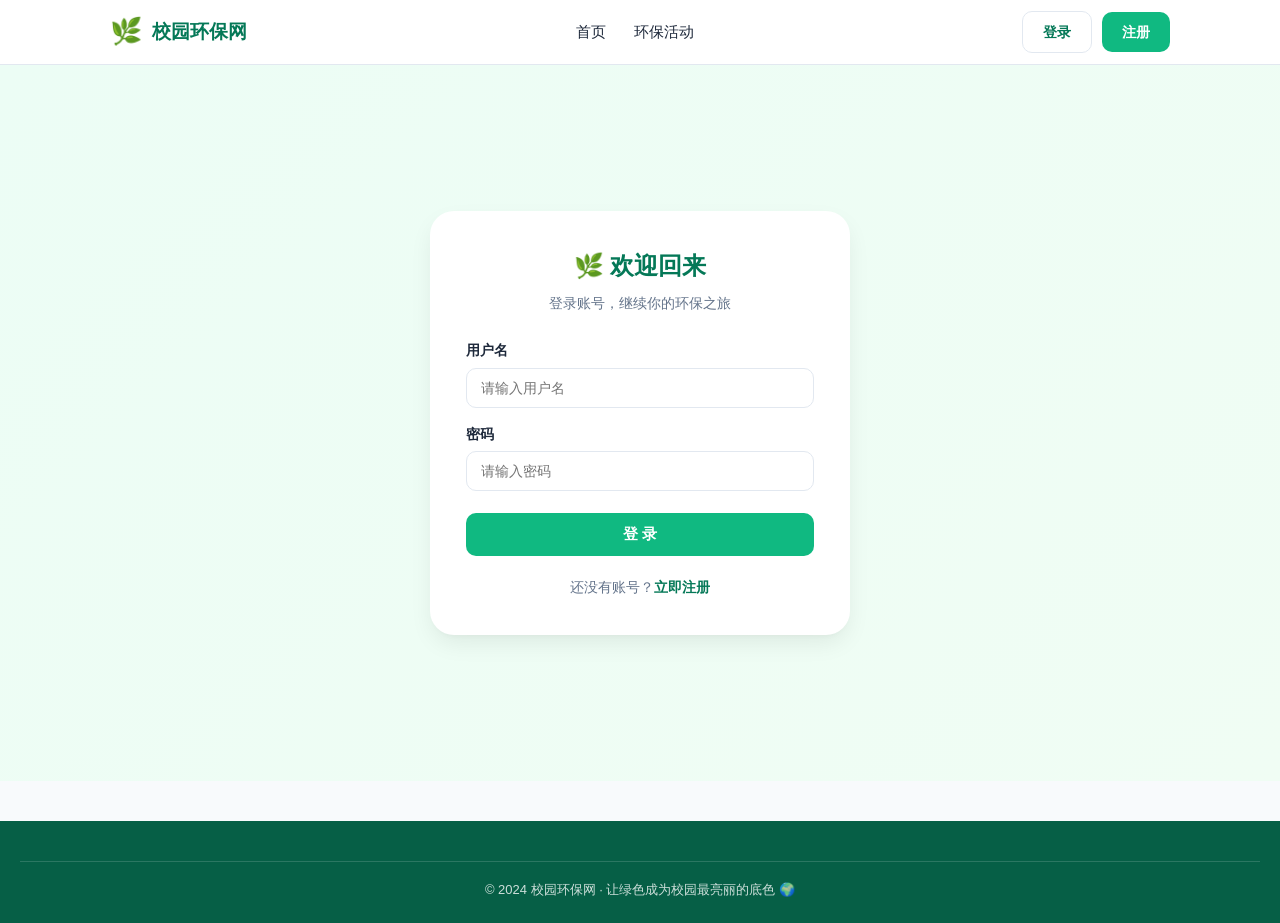
<file: login.html>
<!DOCTYPE html>
<html lang="zh-CN">
<head>
    <meta charset="UTF-8">
    <meta name="viewport" content="width=device-width, initial-scale=1.0">
    <title>登录 - 校园环保网</title>
    <link rel="stylesheet" href="css/style.css?v=20261026d">
</head>
<body>
    <nav class="navbar">
        <div class="nav-container">
            <a href="index.html" class="logo">
                <span class="logo-icon">🌿</span>
                <span>校园环保网</span>
            </a>
            <ul class="nav-links">
                <li><a href="index.html">首页</a></li>
                <li><a href="activities.html">环保活动</a></li>
            </ul>
            <div class="nav-user" id="navUser"></div>
        </div>
    </nav>

    <section class="auth-wrap">
        <div class="auth-card">
            <h2>🌿 欢迎回来</h2>
            <p class="auth-sub">登录账号，继续你的环保之旅</p>
            <div class="auth-msg error" id="errorMsg"></div>
            <form onsubmit="handleLogin(event)">
                <div class="form-group">
                    <label for="username">用户名</label>
                    <input type="text" id="username" placeholder="请输入用户名" required>
                </div>
                <div class="form-group">
                    <label for="password">密码</label>
                    <input type="password" id="password" placeholder="请输入密码" required>
                </div>
                <button type="submit" class="btn btn-primary">登 录</button>
            </form>
            <p class="auth-switch">还没有账号？<a href="register.html">立即注册</a></p>
        </div>
    </section>

    <footer class="footer">
        <div class="footer-bottom">© 2024 校园环保网 · 让绿色成为校园最亮丽的底色 🌍</div>
    </footer>

    <script src="js/eco.js?v=20261026d"></script>
    <script src="js/auth.js?v=20261026d"></script>
    <script>
        function showMsg(msg, isError) {
            const el = document.getElementById("errorMsg");
            el.textContent = msg;
            el.className = "auth-msg " + (isError ? "error" : "success");
            el.style.display = "block";
        }
        function handleLogin(e) {
            e.preventDefault();
            const username = document.getElementById("username").value.trim();
            const password = document.getElementById("password").value;
            const result = loginUser(username, password);
            if (result.success) {
                showMsg("登录成功，正在跳转...", false);
                setTimeout(() => { window.location.href = "profile.html"; }, 800);
            } else {
                showMsg(result.message, true);
            }
        }
        if (isLoggedIn()) window.location.href = "profile.html";
    </script>
</body>
</html>
</file>
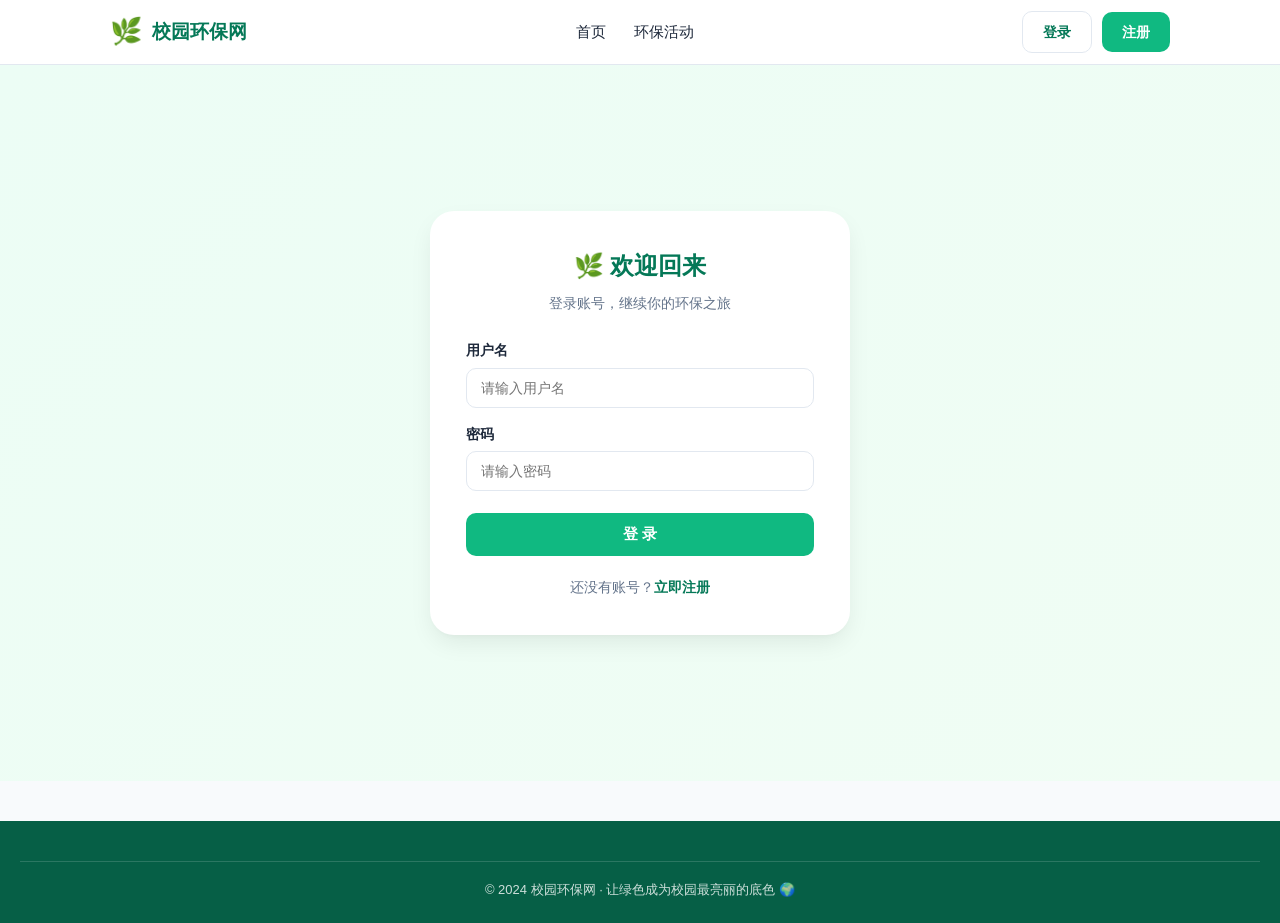
<file: profile.html>
<!DOCTYPE html>
<html lang="zh-CN">
<head>
    <meta charset="UTF-8">
    <meta name="viewport" content="width=device-width, initial-scale=1.0">
    <title>个人中心 - 校园环保网</title>
    <link rel="stylesheet" href="css/style.css?v=20261026d">
</head>
<body>
    <nav class="navbar">
        <div class="nav-container">
            <a href="index.html" class="logo">
                <span class="logo-icon">🌿</span>
                <span>校园环保网</span>
            </a>
            <ul class="nav-links">
                <li><a href="index.html">首页</a></li>
                <li><a href="activities.html">环保活动</a></li>
                <li><a href="feed.html">环保动态</a></li>
                <li><a href="carbon.html">碳足迹</a></li>
                <li><a href="shop.html">积分商城</a></li>
            </ul>
            <div class="nav-user" id="navUser"></div>
        </div>
    </nav>

    <div class="container" id="profileContent"></div>

    <!-- 修改资料弹窗 -->
    <div class="modal-overlay" id="editModal">
        <div class="modal">
            <h3>修改资料</h3>
            <div class="form-group">
                <label for="editEmail">邮箱</label>
                <input type="email" id="editEmail" placeholder="新邮箱">
            </div>
            <div class="form-group">
                <label for="editStudentId">学号</label>
                <input type="text" id="editStudentId" placeholder="请输入学号">
            </div>
            <div class="form-group">
                <label for="editCollege">学院</label>
                <select id="editCollege"></select>
            </div>
            <div class="form-group">
                <label for="editClassName">班级</label>
                <input type="text" id="editClassName" placeholder="班级">
            </div>
            <div class="form-group">
                <label for="editPassword">新密码（留空则不修改）</label>
                <input type="password" id="editPassword" placeholder="至少6个字符">
            </div>
            <div class="modal-actions">
                <button class="btn btn-outline" onclick="hideEditModal()">取消</button>
                <button class="btn btn-primary" onclick="saveProfile()">保存</button>
            </div>
        </div>
    </div>

    <!-- 打卡弹窗 -->
    <div class="modal-overlay" id="checkinModal">
        <div class="modal">
            <h3>低碳打卡</h3>
            <div id="checkinModalBody"></div>
            <div class="modal-actions">
                <button class="btn btn-outline" onclick="closeCheckin()">取消</button>
                <button class="btn btn-primary" onclick="confirmCheckin()">确认打卡</button>
            </div>
        </div>
    </div>

    <!-- 凭证预览弹窗 -->
    <div class="modal-overlay" id="proofModal">
        <div class="modal" style="max-width:600px;">
            <h3 id="proofTitle">打卡凭证</h3>
            <div id="proofPreview" style="text-align:center;"></div>
            <div class="modal-actions">
                <button class="btn btn-outline" onclick="document.getElementById('proofModal').classList.remove('open')">关闭</button>
            </div>
        </div>
    </div>

    <footer class="footer">
        <div class="footer-bottom">© 2024 校园环保网 · 让绿色成为校园最亮丽的底色 🌍</div>
    </footer>

    <script src="js/eco.js?v=20261026d"></script>
    <script src="js/auth.js?v=20261026d"></script>
    <script src="js/main.js?v=20261026d"></script>
    <script>
        const proofCache = {};

        function renderProfile() {
            const user = getCurrentUser();
            if (!user) { window.location.href = "login.html"; return; }

            const data = getUserEcoData(user.id);
            const summary = getEcoSummary(user.id);
            const days = lastDays(28);
            const checked = new Set(data.checkedInDates);

            const entriesHtml = data.entries.length === 0
                ? `<div class="empty-state">
                    <p>今天还没有打卡，去试试自带水杯</p>
                    <button class="btn btn-primary" onclick="openCheckin('cup')">去打卡</button>
                   </div>`
                : `<ul class="entry-list">
                    ${data.entries.slice(0, 50).map(e => {
                        const statusBadge = e.status === "approved" 
                            ? '<span style="color:var(--emerald-700);font-size:12px;">✓ 已通过</span>'
                            : e.status === "rejected"
                            ? '<span style="color:#ef4444;font-size:12px;">✗ 已拒绝</span>'
                            : '<span style="color:#f59e0b;font-size:12px;">⏳ 审核中</span>';
                        let proofIcon = '';
                        if (e.proof) {
                            const cacheKey = "p_" + e.id;
                            proofCache[cacheKey] = e.proof;
                            proofIcon = `<span style="cursor:pointer;" onclick="viewProof('${cacheKey}')" title="查看凭证">📎</span>`;
                        }
                        return `
                        <li class="entry-item">
                            <div class="entry-info">
                                <p>${e.title} ${proofIcon} ${statusBadge}</p>
                                <span class="meta">${formatDateTime(e.createdAt)}${e.detail ? ' · ' + e.detail : ''}</span>
                            </div>
                            <span class="entry-points ${e.points >= 0 ? 'plus' : 'minus'}">${e.status === 'approved' ? (e.points >= 0 ? '+' + e.points : e.points) : '—'}</span>
                        </li>
                        `;
                    }).join("")}
                   </ul>`;

            document.getElementById("profileContent").innerHTML = `
                <!-- 用户信息 -->
                <div class="profile-header">
                    <div class="profile-avatar-lg">${user.username.charAt(0).toUpperCase()}</div>
                    <div class="profile-meta">
                        <h2>${user.username} ${user.role === 'admin' ? '<span style="background:#f59e0b;color:#fff;font-size:11px;padding:2px 8px;border-radius:4px;margin-left:6px;">管理员</span>' : ''}</h2>
                        <p class="email">${user.email}</p>
                        <p style="margin-top:4px;font-size:13px;color:var(--text-muted);">
                            🎓 ${user.college || '未填写'} · ${user.className || '未填写'} · 学号 ${user.studentId || '未填写'}
                        </p>
                        <p style="margin-top:6px;color:var(--emerald-700);font-weight:600;font-size:14px;">🌱 环保积分：${summary.balance}</p>
                    </div>
                    <div class="profile-actions">
                        <button class="btn btn-outline" onclick="showEditModal()">修改资料</button>
                        <button class="btn btn-primary" onclick="signIn()">签到</button>
                        <button class="btn btn-outline" onclick="shareAchievement()">📤 分享</button>
                    </div>
                </div>

                <!-- 数据统计 -->
                <div class="profile-stats">
                    <div class="stat-box">
                        <div class="num">${summary.balance}</div>
                        <div class="lbl">当前积分</div>
                    </div>
                    <div class="stat-box">
                        <div class="num">${summary.streak}</div>
                        <div class="lbl">连续打卡</div>
                    </div>
                    <div class="stat-box">
                        <div class="num">${summary.todayPoints}/${summary.dailyPointCap}</div>
                        <div class="lbl">今日积分</div>
                    </div>
                </div>

                <!-- 打卡日历 -->
                <section class="panel" style="margin-bottom:24px;">
                    <h2 style="font-size:18px;font-weight:700;margin-bottom:16px;">打卡日历（最近 4 周）</h2>
                    <div class="calendar" role="img" aria-label="最近 28 天打卡情况">
                        ${days.map(d => `
                            <div class="cal-cell ${checked.has(d) ? 'checked' : 'unchecked'}" title="${d}">
                                ${Number(d.slice(8))}
                            </div>
                        `).join("")}
                    </div>
                </section>

                <!-- 积分明细 -->
                <section>
                    <div class="section-head">
                        <h2>积分明细</h2>
                    </div>
                    ${entriesHtml}
                </section>
            `;
        }

        function showEditModal() {
            const user = getCurrentUser();
            document.getElementById("editEmail").value = user.email;
            document.getElementById("editStudentId").value = user.studentId || "";
            document.getElementById("editClassName").value = user.className || "";
            const sel = document.getElementById("editCollege");
            sel.innerHTML = '<option value="">请选择学院</option>';
            COLLEGES.forEach(c => {
                const opt = document.createElement("option");
                opt.value = c; opt.textContent = c;
                if (c === user.college) opt.selected = true;
                sel.appendChild(opt);
            });
            document.getElementById("editModal").classList.add("open");
        }

        function hideEditModal() {
            document.getElementById("editModal").classList.remove("open");
        }

        function saveProfile() {
            const email = document.getElementById("editEmail").value.trim();
            const studentId = document.getElementById("editStudentId").value.trim();
            const college = document.getElementById("editCollege").value;
            const className = document.getElementById("editClassName").value.trim();
            const password = document.getElementById("editPassword").value;
            const updates = {};
            if (email) updates.email = email;
            if (studentId) updates.studentId = studentId;
            if (college) updates.college = college;
            if (className) updates.className = className;
            if (password && password.length >= 6) updates.password = password;
            if (password && password.length < 6) { showToast("密码至少需要6个字符"); return; }

            const updated = updateCurrentUser(updates);
            if (updated && updated.error) {
                showToast(updated.error);
                return;
            }
            if (updated) {
                showToast("资料修改成功！", "success");
                hideEditModal();
                renderProfile();
                updateNavAuth();
            } else {
                showToast("修改失败，请重试");
            }
        }

        function signIn() {
            openCheckin('cup');
        }

        // 查看凭证
        function viewProof(cacheKey) {
            const proof = proofCache[cacheKey];
            if (!proof) { showToast("凭证加载失败"); return; }
            const isImage = proof.startsWith("data:image");
            document.getElementById("proofTitle").textContent = "打卡凭证";
            document.getElementById("proofPreview").innerHTML = isImage
                ? `<img src="${proof}" style="max-width:100%;max-height:400px;border-radius:10px;">`
                : `<iframe src="${proof}" style="width:100%;height:400px;border:none;border-radius:10px;"></iframe>`;
            document.getElementById("proofModal").classList.add("open");
        }

        // 分享我的减碳成就
        function shareAchievement() {
            const user = getCurrentUser();
            const summary = getEcoSummary(user.id);
            const trees = summary.trees;
            const text = `🌿 我在校园环保网已累计减碳 ${formatKg(summary.totalCarbonGrams)} kg CO₂，相当于为地球种植了 ${trees} 棵侧柏！连续打卡 ${summary.streak} 天，获得 ${summary.balance} 环保积分。一起来守护绿色校园吧！🌍`;
            shareText(text);
        }

        renderProfile();
    </script>
</body>
</html>
</file>
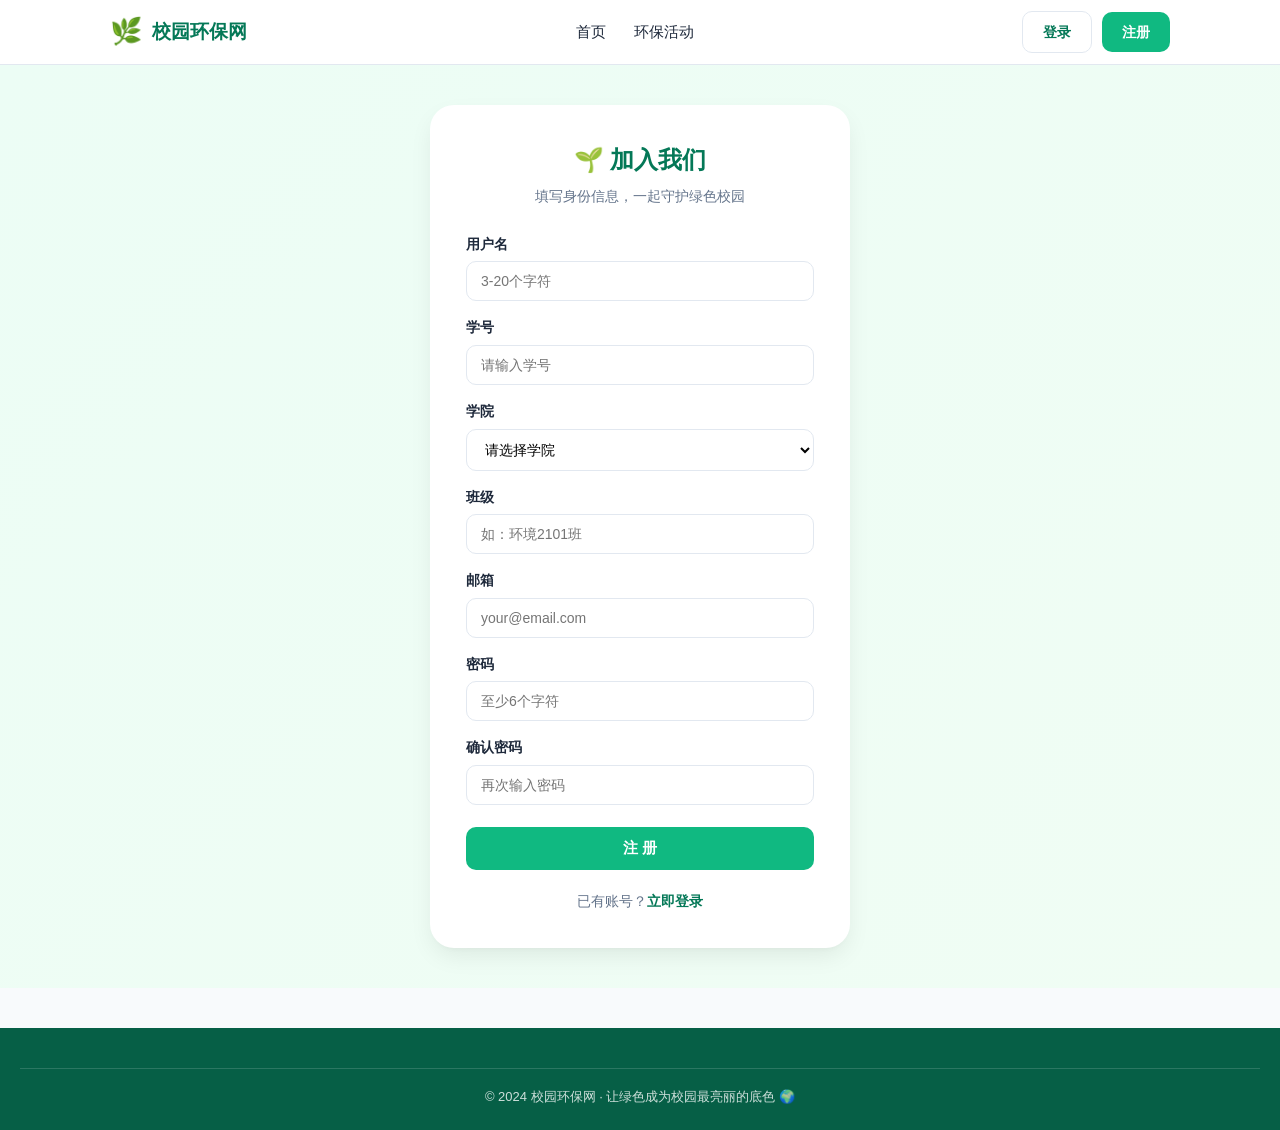
<file: register.html>
<!DOCTYPE html>
<html lang="zh-CN">
<head>
    <meta charset="UTF-8">
    <meta name="viewport" content="width=device-width, initial-scale=1.0">
    <title>注册 - 校园环保网</title>
    <link rel="stylesheet" href="css/style.css?v=20261026d">
</head>
<body>
    <nav class="navbar">
        <div class="nav-container">
            <a href="index.html" class="logo">
                <span class="logo-icon">🌿</span>
                <span>校园环保网</span>
            </a>
            <ul class="nav-links">
                <li><a href="index.html">首页</a></li>
                <li><a href="activities.html">环保活动</a></li>
            </ul>
            <div class="nav-user" id="navUser"></div>
        </div>
    </nav>

    <section class="auth-wrap">
        <div class="auth-card">
            <h2>🌱 加入我们</h2>
            <p class="auth-sub">填写身份信息，一起守护绿色校园</p>
            <div class="auth-msg error" id="msgBox"></div>
            <form onsubmit="handleRegister(event)">
                <div class="form-group">
                    <label for="username">用户名</label>
                    <input type="text" id="username" placeholder="3-20个字符" minlength="3" maxlength="20" required>
                </div>
                <div class="form-group">
                    <label for="studentId">学号</label>
                    <input type="text" id="studentId" placeholder="请输入学号" required>
                </div>
                <div class="form-group">
                    <label for="college">学院</label>
                    <select id="college" required>
                        <option value="">请选择学院</option>
                    </select>
                </div>
                <div class="form-group">
                    <label for="className">班级</label>
                    <input type="text" id="className" placeholder="如：环境2101班" required>
                </div>
                <div class="form-group">
                    <label for="email">邮箱</label>
                    <input type="email" id="email" placeholder="your@email.com" required>
                </div>
                <div class="form-group">
                    <label for="password">密码</label>
                    <input type="password" id="password" placeholder="至少6个字符" minlength="6" required>
                </div>
                <div class="form-group">
                    <label for="confirmPassword">确认密码</label>
                    <input type="password" id="confirmPassword" placeholder="再次输入密码" minlength="6" required>
                </div>
                <button type="submit" class="btn btn-primary">注 册</button>
            </form>
            <p class="auth-switch">已有账号？<a href="login.html">立即登录</a></p>
        </div>
    </section>

    <footer class="footer">
        <div class="footer-bottom">© 2024 校园环保网 · 让绿色成为校园最亮丽的底色 🌍</div>
    </footer>

    <script src="js/eco.js?v=20261026d"></script>
    <script src="js/auth.js?v=20261026d"></script>
    <script>
        // 填充学院下拉列表
        const collegeSelect = document.getElementById("college");
        COLLEGES.forEach(c => {
            const opt = document.createElement("option");
            opt.value = c;
            opt.textContent = c;
            collegeSelect.appendChild(opt);
        });

        function showMsg(msg, isError) {
            const el = document.getElementById("msgBox");
            el.textContent = msg;
            el.className = "auth-msg " + (isError ? "error" : "success");
            el.style.display = "block";
        }
        function handleRegister(e) {
            e.preventDefault();
            const username = document.getElementById("username").value.trim();
            const studentId = document.getElementById("studentId").value.trim();
            const college = document.getElementById("college").value;
            const className = document.getElementById("className").value.trim();
            const email = document.getElementById("email").value.trim();
            const password = document.getElementById("password").value;
            const confirmPassword = document.getElementById("confirmPassword").value;

            if (password !== confirmPassword) { showMsg("两次输入的密码不一致", true); return; }
            if (username.length < 3) { showMsg("用户名至少需要3个字符", true); return; }
            if (!studentId) { showMsg("请输入学号", true); return; }
            if (!college) { showMsg("请选择学院", true); return; }
            if (!className) { showMsg("请输入班级", true); return; }

            const result = registerUser(username, email, password, studentId, className, college);
            if (result.success) {
                showMsg(result.message + "，即将跳转到登录页...", false);
                setTimeout(() => { window.location.href = "login.html"; }, 1200);
            } else {
                showMsg(result.message, true);
            }
        }
        if (isLoggedIn()) window.location.href = "profile.html";
    </script>
</body>
</html>
</file>
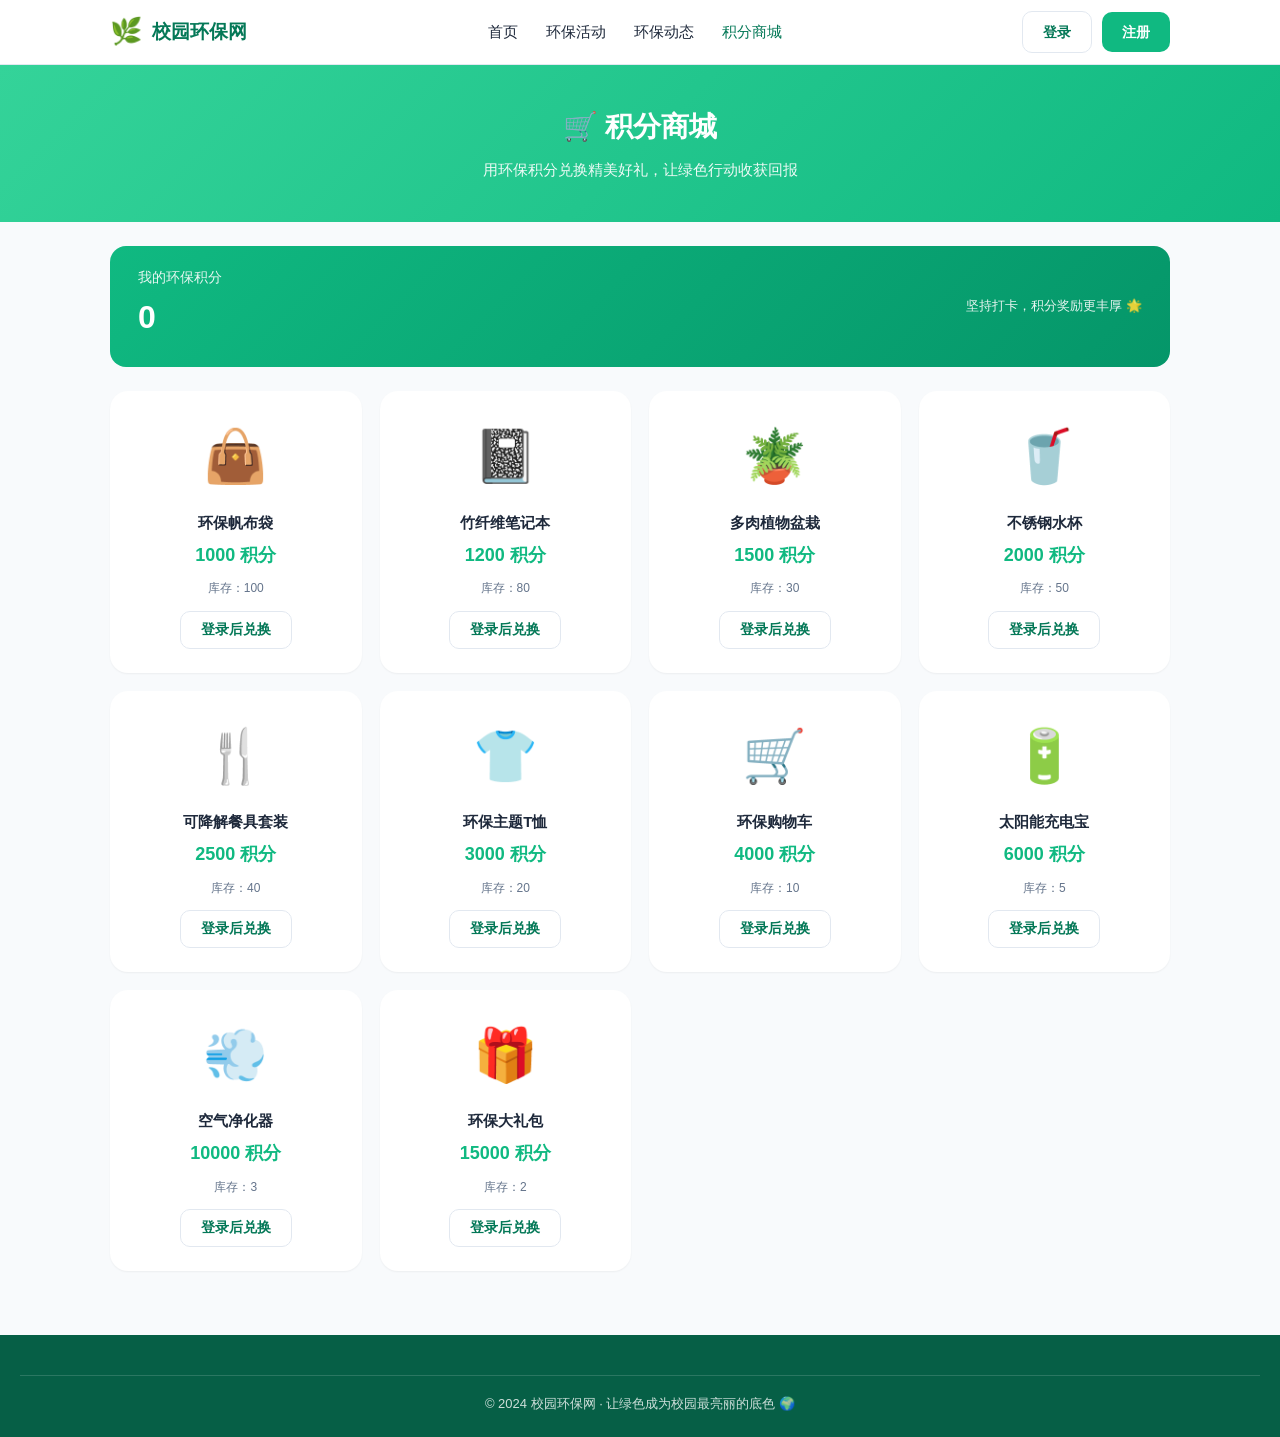
<file: shop.html>
<!DOCTYPE html>
<html lang="zh-CN">
<head>
    <meta charset="UTF-8">
    <meta name="viewport" content="width=device-width, initial-scale=1.0">
    <title>积分商城 - 校园环保网</title>
    <link rel="stylesheet" href="css/style.css?v=20261026d">
    <style>
        .shop-grid { display: grid; grid-template-columns: repeat(auto-fit, minmax(220px, 1fr)); gap: 18px; }
        .gift-card { background: #fff; border-radius: 18px; padding: 22px; text-align: center; box-shadow: var(--shadow-sm); transition: var(--transition); border: 2px solid transparent; }
        .gift-card:hover { transform: translateY(-4px); box-shadow: var(--shadow-md); border-color: var(--emerald-200); }
        .gift-emoji { font-size: 52px; margin-bottom: 12px; }
        .gift-name { font-weight: 600; margin-bottom: 6px; font-size: 15px; }
        .gift-points { color: var(--primary); font-weight: 700; font-size: 18px; margin-bottom: 10px; }
        .gift-stock { font-size: 12px; color: var(--text-muted); margin-bottom: 12px; }
        .gift-card.disabled { opacity: 0.5; }
    </style>
</head>
<body>
    <nav class="navbar">
        <div class="nav-container">
            <a href="index.html" class="logo">
                <span class="logo-icon">🌿</span>
                <span>校园环保网</span>
            </a>
            <ul class="nav-links">
                <li><a href="index.html">首页</a></li>
                <li><a href="activities.html">环保活动</a></li>
                <li><a href="feed.html">环保动态</a></li>
                <li><a href="shop.html" class="active">积分商城</a></li>
            </ul>
            <div class="nav-user" id="navUser"></div>
        </div>
    </nav>

    <div class="page-banner">
        <h1>🛒 积分商城</h1>
        <p>用环保积分兑换精美好礼，让绿色行动收获回报</p>
    </div>

    <div class="container">
        <div id="pointsBanner" style="background:linear-gradient(135deg,#10b981,#059669);color:#fff;padding:20px 28px;border-radius:16px;margin-bottom:24px;display:flex;justify-content:space-between;align-items:center;">
            <div>
                <p style="opacity:0.9;font-size:14px;">我的环保积分</p>
                <h2 id="userPoints" style="font-size:32px;margin:4px 0;">0</h2>
            </div>
            <div style="text-align:right;font-size:13px;opacity:0.9;">
                <p>坚持打卡，积分奖励更丰厚 🌟</p>
            </div>
        </div>

        <div id="msgBox" class="auth-msg" style="display:none;margin-bottom:20px;"></div>

        <div class="shop-grid" id="shopGrid"></div>
    </div>

    <!-- 领取码弹窗 -->
    <div class="modal-overlay" id="codeModal">
        <div class="modal">
            <h3>🎉 兑换成功</h3>
            <p style="text-align:center;margin:16px 0;">请截图保存领取码，凭码到环保办公室领取</p>
            <div id="redeemCode" style="background:var(--emerald-50);border:2px dashed var(--primary);border-radius:12px;padding:20px;text-align:center;font-size:24px;font-weight:700;color:var(--emerald-700);letter-spacing:3px;margin:16px 0;"></div>
            <p style="text-align:center;font-size:13px;color:var(--text-muted);">有效期：30天内</p>
            <div class="modal-actions">
                <button class="btn btn-primary" onclick="document.getElementById('codeModal').classList.remove('open')">我知道了</button>
            </div>
        </div>
    </div>

    <footer class="footer">
        <div class="footer-bottom">© 2024 校园环保网 · 让绿色成为校园最亮丽的底色 🌍</div>
    </footer>

    <script src="js/eco.js?v=20261026d"></script>
    <script src="js/auth.js?v=20261026d"></script>
    <script src="js/main.js?v=20261026d"></script>
    <script>
        function showMsg(msg, isError) {
            const el = document.getElementById("msgBox");
            el.textContent = msg;
            el.className = "auth-msg " + (isError ? "error" : "success");
            el.style.display = "block";
            setTimeout(() => { el.style.display = "none"; }, 3000);
        }

        function renderShop() {
            const user = getCurrentUser();
            const userPoints = user ? getEcoSummary(user.id).balance : 0;
            document.getElementById("userPoints").textContent = userPoints;

            const grid = document.getElementById("shopGrid");
            grid.innerHTML = GIFTS.map(g => {
                const canAfford = user && userPoints >= g.points;
                const outOfStock = g.stock <= 0;
                const btnDisabled = !user || !canAfford || outOfStock;
                let btnText = "立即兑换";
                if (!user) btnText = "登录后兑换";
                else if (outOfStock) btnText = "已兑完";
                else if (!canAfford) btnText = `还差 ${g.points - userPoints} 积分`;

                return `
                <div class="gift-card ${(!canAfford || outOfStock) && user ? 'disabled' : ''}">
                    <div class="gift-emoji">${g.emoji}</div>
                    <div class="gift-name">${g.name}</div>
                    <div class="gift-points">${g.points} 积分</div>
                    <div class="gift-stock">库存：${g.stock}</div>
                    <button class="btn ${canAfford && !outOfStock ? 'btn-primary' : 'btn-outline'}" 
                        ${btnDisabled ? 'disabled' : ''} 
                        onclick="redeem('${g.id}')">${btnText}</button>
                </div>
                `;
            }).join("");
        }

        function redeem(giftId) {
            const user = getCurrentUser();
            if (!user) { location.href = "login.html"; return; }
            const result = redeemGift(user.id, giftId);
            if (result.success) {
                document.getElementById("redeemCode").textContent = result.code;
                document.getElementById("codeModal").classList.add("open");
                renderShop();
            } else {
                showMsg(result.message, true);
            }
        }

        renderShop();
    </script>
</body>
</html>
</file>
<file: css/style.css>
/* ===== 校园环保网 - 全局样式（翡翠绿主题） ===== */
:root {
    --primary: #10b981;
    --primary-dark: #059669;
    --primary-darker: #047857;
    --primary-light: #34d399;
    --emerald-50: #ecfdf5;
    --emerald-100: #d1fae5;
    --emerald-500: #10b981;
    --emerald-600: #059669;
    --emerald-700: #047857;
    --emerald-800: #065f46;

    --bg: #f8fafc;
    --card: #ffffff;
    --border: #e2e8f0;
    --text: #1e293b;
    --text-muted: #64748b;
    --muted: #f1f5f9;
    --accent: #ecfdf5;
    --destructive: #ef4444;

    --radius: 1rem;
    --radius-xl: calc(var(--radius) + 4px);
    --radius-2xl: calc(var(--radius) + 8px);
    --radius-3xl: calc(var(--radius) + 12px);

    --shadow-sm: 0 1px 2px 0 rgba(0, 0, 0, 0.05);
    --shadow: 0 4px 6px -1px rgba(0, 0, 0, 0.07), 0 2px 4px -2px rgba(0, 0, 0, 0.05);
    --shadow-lg: 0 10px 25px -3px rgba(0, 0, 0, 0.08), 0 4px 6px -4px rgba(0, 0, 0, 0.04);
    /* 只过渡具体属性，避免 transition: all 触发全量重排/重绘 */
    --transition: color 0.25s cubic-bezier(0.4, 0, 0.2, 1),
                  background-color 0.25s cubic-bezier(0.4, 0, 0.2, 1),
                  border-color 0.25s cubic-bezier(0.4, 0, 0.2, 1),
                  box-shadow 0.25s cubic-bezier(0.4, 0, 0.2, 1),
                  transform 0.25s cubic-bezier(0.4, 0, 0.2, 1),
                  opacity 0.25s cubic-bezier(0.4, 0, 0.2, 1);
}

* {
    margin: 0;
    padding: 0;
    box-sizing: border-box;
}

html {
    scroll-behavior: smooth;
}

body {
    font-family: "PingFang SC", "Microsoft YaHei", "Segoe UI", -apple-system, sans-serif;
    color: var(--text);
    background: var(--bg);
    line-height: 1.6;
    min-height: 100vh;
    -webkit-font-smoothing: antialiased;
}

a {
    text-decoration: none;
    color: inherit;
}

img {
    max-width: 100%;
}

button {
    font-family: inherit;
}

/* ===== 顶部导航 ===== */
.navbar {
    /* 不使用 backdrop-filter：sticky + 模糊滤镜会生成独立合成层，
       页面切换时旧图层可能残留，表现为内容消失或“叠出两份” */
    background: rgba(255, 255, 255, 0.97);
    border-bottom: 1px solid var(--border);
    position: sticky;
    top: 0;
    z-index: 100;
}

.nav-container {
    max-width: 1100px;
    margin: 0 auto;
    display: flex;
    align-items: center;
    justify-content: space-between;
    padding: 0 20px;
    height: 64px;
}

.logo {
    display: flex;
    align-items: center;
    gap: 10px;
    font-size: 19px;
    font-weight: 700;
    color: var(--emerald-700);
}

.logo-icon {
    font-size: 26px;
}

.nav-links {
    display: flex;
    gap: 28px;
    list-style: none;
}

.nav-links a {
    font-size: 14.5px;
    color: var(--text);
    font-weight: 500;
    transition: var(--transition);
    position: relative;
    padding: 4px 0;
}

.nav-links a:hover,
.nav-links a.active {
    color: var(--emerald-700);
}

.nav-user {
    display: flex;
    align-items: center;
    gap: 10px;
}

.btn {
    display: inline-flex;
    align-items: center;
    justify-content: center;
    gap: 6px;
    padding: 9px 20px;
    border: none;
    border-radius: 10px;
    font-size: 14px;
    font-weight: 600;
    cursor: pointer;
    transition: var(--transition);
    text-decoration: none;
    white-space: nowrap;
}

.btn-primary {
    background: var(--primary);
    color: #fff;
}

.btn-primary:hover {
    background: var(--primary-dark);
    transform: translateY(-1px);
    box-shadow: 0 4px 12px rgba(16, 185, 129, 0.35);
}

.btn-outline {
    background: transparent;
    color: var(--emerald-700);
    border: 1.5px solid var(--border);
}

.btn-outline:hover {
    border-color: var(--primary);
    background: var(--emerald-50);
}

.btn-ghost {
    background: transparent;
    color: var(--text);
}

.btn-ghost:hover {
    background: var(--muted);
}

.user-info {
    display: flex;
    align-items: center;
    gap: 10px;
    cursor: pointer;
    padding: 4px 10px;
    border-radius: 8px;
    transition: var(--transition);
}

.user-info:hover {
    background: var(--muted);
}

.avatar {
    width: 34px;
    height: 34px;
    border-radius: 50%;
    background: linear-gradient(135deg, var(--primary-light), var(--primary));
    color: #fff;
    display: flex;
    align-items: center;
    justify-content: center;
    font-weight: 700;
    font-size: 14px;
}

/* ===== 主容器 ===== */
.container {
    max-width: 1100px;
    margin: 0 auto;
    padding: 24px 20px;
}

/* ===== 减碳统计 Hero ===== */
.hero-stats {
    position: relative;
    overflow: hidden;
    border-radius: var(--radius-3xl);
    background: linear-gradient(135deg, var(--primary) 0%, var(--emerald-600) 100%);
    padding: 28px;
    color: #fff;
    box-shadow: var(--shadow-lg);
}

.hero-stats .blob {
    position: absolute;
    bottom: -40px;
    right: -40px;
    width: 190px;
    height: 190px;
    border-radius: 50%;
    /* 用径向渐变代替 filter: blur()，避免额外合成层残留 */
    background: radial-gradient(circle, rgba(255, 255, 255, 0.18) 0%, rgba(255, 255, 255, 0) 70%);
}

.hero-inner {
    position: relative;
    z-index: 1;
    display: flex;
    flex-direction: column;
    justify-content: space-between;
    gap: 24px;
}

@media (min-width: 768px) {
    .hero-inner {
        flex-direction: row;
        align-items: center;
    }
}

.hero-left p.label {
    font-size: 14px;
    font-weight: 500;
    text-transform: uppercase;
    letter-spacing: 1px;
    opacity: 0.9;
}

.hero-value {
    display: flex;
    align-items: baseline;
    gap: 8px;
    margin: 6px 0;
}

.hero-value h1 {
    font-size: 56px;
    font-weight: 800;
    line-height: 1;
}

.hero-value span {
    font-size: 20px;
    opacity: 0.9;
}

.hero-trees {
    font-size: 14px;
    opacity: 0.95;
}

.hero-trees strong {
    text-decoration: underline;
    text-underline-offset: 4px;
}

.hero-right {
    display: flex;
    gap: 14px;
}

.hero-stat-box {
    flex: 1;
    min-width: 100px;
    display: flex;
    flex-direction: column;
    align-items: center;
    padding: 16px;
    border-radius: 14px;
    background: rgba(255, 255, 255, 0.22);
}

.hero-stat-box .num {
    font-size: 26px;
    font-weight: 700;
}

.hero-stat-box .lbl {
    font-size: 12px;
    opacity: 0.9;
}

/* ===== 区块标题 ===== */
.section-head {
    display: flex;
    align-items: center;
    justify-content: space-between;
    margin: 28px 0 16px;
}

.section-head h2 {
    font-size: 20px;
    font-weight: 700;
}

.section-head a.more {
    font-size: 14px;
    color: var(--emerald-700);
    font-weight: 500;
}

.section-head a.more:hover {
    text-decoration: underline;
}

/* ===== 低碳打卡卡片 ===== */
.checkin-hint {
    width: 100%;
    border: none;
    border-radius: 12px;
    background: var(--emerald-50);
    color: var(--emerald-800);
    padding: 12px 16px;
    text-align: left;
    font-size: 14px;
    cursor: pointer;
    margin-bottom: 16px;
    transition: var(--transition);
}

.checkin-hint:hover {
    background: var(--emerald-100);
}

.checkin-grid {
    display: grid;
    grid-template-columns: 1fr;
    gap: 16px;
}

@media (min-width: 768px) {
    .checkin-grid {
        grid-template-columns: repeat(3, 1fr);
    }
}

.checkin-card {
    display: flex;
    flex-direction: column;
    align-items: flex-start;
    min-height: 180px;
    padding: 24px;
    border: 1px solid var(--border);
    border-radius: var(--radius-2xl);
    background: var(--card);
    box-shadow: var(--shadow-sm);
    cursor: pointer;
    transition: var(--transition);
    text-align: left;
    font-family: inherit;
}

.checkin-card:hover {
    box-shadow: var(--shadow-lg);
    transform: translateY(-2px);
    border-color: var(--primary);
}

.checkin-icon {
    width: 48px;
    height: 48px;
    border-radius: 50%;
    display: flex;
    align-items: center;
    justify-content: center;
    font-size: 24px;
    margin-bottom: 16px;
    transition: transform 0.3s;
}

.checkin-card:hover .checkin-icon {
    transform: scale(1.1);
}

.checkin-card h3 {
    font-size: 18px;
    font-weight: 700;
    margin-bottom: 4px;
}

.checkin-card p.desc {
    font-size: 13.5px;
    color: var(--text-muted);
    margin-bottom: auto;
}

.checkin-card .badges {
    display: flex;
    align-items: center;
    gap: 8px;
    margin-top: 14px;
    flex-wrap: wrap;
}

.badge-points {
    padding: 3px 10px;
    border-radius: 6px;
    font-size: 12px;
    font-weight: 700;
}

.badge-walk { background: #dbeafe; color: #1d4ed8; }
.badge-cup { background: #fef3c7; color: #b45309; }
.badge-recycle { background: #dcfce7; color: #15803d; }

.checkin-status {
    font-size: 12px;
    color: var(--text-muted);
}

.checkin-done {
    font-size: 12px;
    font-weight: 600;
    color: var(--emerald-700);
}

/* ===== 双栏布局 ===== */
.two-col {
    display: grid;
    grid-template-columns: 1fr;
    gap: 24px;
    margin-top: 8px;
}

@media (min-width: 900px) {
    .two-col {
        grid-template-columns: 1fr 1fr;
    }
}

/* ===== 通用卡片容器 ===== */
.panel {
    border: 1px solid var(--border);
    border-radius: var(--radius-2xl);
    background: var(--card);
    box-shadow: var(--shadow-sm);
    padding: 24px;
}

/* ===== 礼品卡片 ===== */
.gift-grid {
    display: grid;
    grid-template-columns: repeat(2, 1fr);
    gap: 16px;
}

@media (min-width: 640px) {
    .gift-grid { grid-template-columns: repeat(3, 1fr); }
}
@media (min-width: 1024px) {
    .gift-grid { grid-template-columns: repeat(4, 1fr); }
}

.gift-card {
    border: 1px solid var(--border);
    border-radius: var(--radius-xl);
    overflow: hidden;
    background: var(--card);
    box-shadow: var(--shadow-sm);
    transition: var(--transition);
    cursor: pointer;
}

.gift-card:hover {
    transform: translateY(-2px);
    box-shadow: var(--shadow-lg);
}

.gift-img {
    height: 110px;
    background: linear-gradient(135deg, var(--emerald-100), var(--emerald-50));
    display: flex;
    align-items: center;
    justify-content: center;
    font-size: 48px;
}

.gift-body {
    padding: 14px;
}

.gift-body h4 {
    font-size: 14px;
    font-weight: 600;
    margin-bottom: 4px;
    white-space: nowrap;
    overflow: hidden;
    text-overflow: ellipsis;
}

.gift-body .points {
    font-size: 15px;
    font-weight: 700;
    color: var(--emerald-700);
}

.gift-body .stock {
    font-size: 12px;
    color: var(--text-muted);
    margin-top: 2px;
}

/* ===== 活动列表 ===== */
.event-list {
    display: flex;
    flex-direction: column;
    gap: 12px;
}

.event-item {
    display: flex;
    gap: 14px;
    padding: 12px;
    border: 1px solid var(--border);
    border-radius: var(--radius-xl);
    background: var(--card);
    transition: var(--transition);
    cursor: pointer;
}

.event-item:hover {
    border-color: var(--primary);
}

.event-thumb {
    width: 80px;
    height: 80px;
    border-radius: 10px;
    flex-shrink: 0;
    background: linear-gradient(135deg, var(--emerald-100), var(--emerald-50));
    display: flex;
    align-items: center;
    justify-content: center;
    font-size: 36px;
}

.event-info {
    flex: 1;
    min-width: 0;
    display: flex;
    flex-direction: column;
    justify-content: space-between;
}

.event-info h4 {
    font-size: 14.5px;
    font-weight: 700;
}

.event-info .place {
    font-size: 12px;
    color: var(--text-muted);
    margin-top: 2px;
}

.event-info .meta {
    display: flex;
    align-items: center;
    justify-content: space-between;
}

.event-info .time {
    font-size: 11px;
    color: var(--text-muted);
}

.event-status {
    padding: 3px 10px;
    border-radius: 20px;
    font-size: 11px;
    font-weight: 700;
}

.status-open { background: var(--emerald-100); color: var(--emerald-700); }
.status-wait { background: #fef3c7; color: #b45309; }

/* ===== 学院排行 ===== */
.ranking-panel {
    border: 1px solid var(--border);
    border-radius: var(--radius-2xl);
    background: var(--card);
    padding: 24px;
    box-shadow: var(--shadow-sm);
}

.ranking-head {
    display: flex;
    align-items: center;
    justify-content: space-between;
    margin-bottom: 20px;
}

.range-tabs {
    display: flex;
    background: var(--muted);
    border-radius: 10px;
    padding: 3px;
}

.range-tab {
    border: none;
    background: transparent;
    padding: 6px 14px;
    font-size: 12px;
    font-weight: 500;
    border-radius: 7px;
    cursor: pointer;
    color: var(--text-muted);
    transition: var(--transition);
}

.range-tab.active {
    background: #fff;
    color: var(--text);
    box-shadow: var(--shadow-sm);
}

.ranking-list {
    list-style: none;
    display: flex;
    flex-direction: column;
    gap: 16px;
}

.ranking-item {
    display: flex;
    align-items: center;
    gap: 14px;
}

.rank-num {
    width: 24px;
    text-align: center;
    font-size: 18px;
    font-weight: 700;
}

.rank-num.gold { color: #f59e0b; }
.rank-num.silver { color: #94a3b8; }
.rank-num.bronze { color: #94a3b8; }

.rank-body {
    flex: 1;
    min-width: 0;
}

.rank-row {
    display: flex;
    justify-content: space-between;
    gap: 8px;
    margin-bottom: 5px;
}

.rank-name {
    font-size: 14px;
    font-weight: 500;
    white-space: nowrap;
    overflow: hidden;
    text-overflow: ellipsis;
}

.rank-kg {
    font-size: 14px;
    font-weight: 700;
    flex-shrink: 0;
}

.rank-bar {
    height: 8px;
    background: var(--muted);
    border-radius: 10px;
    overflow: hidden;
}

.rank-bar-fill {
    height: 100%;
    background: var(--primary);
    border-radius: 10px;
    transition: width 0.6s ease;
}

/* ===== 登录/注册 ===== */
.auth-wrap {
    min-height: calc(100vh - 64px - 120px);
    display: flex;
    align-items: center;
    justify-content: center;
    padding: 40px 20px;
    background: linear-gradient(135deg, var(--emerald-50), #f0fdf4);
}

.auth-card {
    background: var(--card);
    border-radius: var(--radius-2xl);
    box-shadow: var(--shadow-lg);
    padding: 36px;
    width: 100%;
    max-width: 420px;
}

.auth-card h2 {
    text-align: center;
    color: var(--emerald-700);
    font-size: 24px;
    margin-bottom: 6px;
}

.auth-sub {
    text-align: center;
    color: var(--text-muted);
    margin-bottom: 26px;
    font-size: 14px;
}

.form-group {
    margin-bottom: 16px;
}

.form-group label {
    display: block;
    font-size: 13.5px;
    font-weight: 600;
    margin-bottom: 6px;
    color: var(--text);
}

.form-group input {
    width: 100%;
    padding: 11px 14px;
    border: 1.5px solid var(--border);
    border-radius: 10px;
    font-size: 14px;
    font-family: inherit;
    transition: var(--transition);
    background: #fff;
}

.form-group input:focus,
.form-group select:focus {
    outline: none;
    border-color: var(--primary);
    box-shadow: 0 0 0 3px rgba(16, 185, 129, 0.15);
}

.form-group select {
    width: 100%;
    padding: 11px 14px;
    border: 1.5px solid var(--border);
    border-radius: 10px;
    font-size: 14px;
    font-family: inherit;
    background: #fff;
    cursor: pointer;
    transition: var(--transition);
}

.form-group input[type="file"] {
    width: 100%;
    padding: 10px;
    border: 1.5px dashed var(--border);
    border-radius: 10px;
    font-size: 13px;
    background: var(--emerald-50);
    cursor: pointer;
    transition: var(--transition);
}
.form-group input[type="file"]:hover {
    border-color: var(--primary);
    background: var(--emerald-100);
}

.auth-card .btn {
    width: 100%;
    padding: 12px;
    font-size: 15px;
    margin-top: 6px;
}

.auth-switch {
    text-align: center;
    margin-top: 20px;
    font-size: 14px;
    color: var(--text-muted);
}

.auth-switch a {
    color: var(--emerald-700);
    font-weight: 600;
}

.auth-msg {
    padding: 10px 14px;
    border-radius: 10px;
    font-size: 13px;
    margin-bottom: 16px;
    display: none;
}

.auth-msg.error {
    background: #fef2f2;
    color: #b91c1c;
}

.auth-msg.success {
    background: var(--emerald-50);
    color: var(--emerald-700);
}

/* ===== 个人中心 ===== */
.profile-stats {
    display: grid;
    grid-template-columns: repeat(3, 1fr);
    gap: 12px;
    margin-bottom: 24px;
}

.stat-box {
    border: 1px solid var(--border);
    border-radius: var(--radius-xl);
    background: var(--card);
    padding: 18px;
    text-align: center;
    box-shadow: var(--shadow-sm);
}

.stat-box .num {
    font-size: 26px;
    font-weight: 700;
    color: var(--emerald-700);
}

.stat-box .lbl {
    font-size: 12px;
    color: var(--text-muted);
    margin-top: 2px;
}

.profile-header {
    display: flex;
    align-items: center;
    gap: 18px;
    padding: 24px;
    border: 1px solid var(--border);
    border-radius: var(--radius-2xl);
    background: var(--card);
    box-shadow: var(--shadow-sm);
    margin-bottom: 24px;
    flex-wrap: wrap;
}

.profile-avatar-lg {
    width: 72px;
    height: 72px;
    border-radius: 50%;
    background: linear-gradient(135deg, var(--primary-light), var(--primary));
    color: #fff;
    display: flex;
    align-items: center;
    justify-content: center;
    font-size: 30px;
    font-weight: 700;
}

.profile-meta h2 {
    margin-bottom: 4px;
}

.profile-meta .email {
    color: var(--text-muted);
    font-size: 14px;
}

.profile-actions {
    margin-left: auto;
    display: flex;
    gap: 10px;
}

/* 打卡日历 */
.calendar {
    display: grid;
    grid-template-columns: repeat(7, 1fr);
    gap: 8px;
}

.cal-cell {
    aspect-ratio: 1;
    display: flex;
    align-items: center;
    justify-content: center;
    border-radius: 8px;
    font-size: 13px;
}

.cal-cell.checked {
    background: var(--primary);
    color: #fff;
    font-weight: 700;
}

.cal-cell.unchecked {
    background: var(--muted);
    color: var(--text-muted);
}

/* 积分明细列表 */
.entry-list {
    list-style: none;
    border: 1px solid var(--border);
    border-radius: var(--radius-2xl);
    background: var(--card);
    overflow: hidden;
    box-shadow: var(--shadow-sm);
}

.entry-item {
    display: flex;
    align-items: center;
    justify-content: space-between;
    gap: 12px;
    padding: 14px 18px;
    border-bottom: 1px solid var(--border);
}

.entry-item:last-child {
    border-bottom: none;
}

.entry-info p {
    font-size: 14px;
    font-weight: 500;
}

.entry-info .meta {
    font-size: 12px;
    color: var(--text-muted);
}

.entry-points {
    font-size: 16px;
    font-weight: 700;
    flex-shrink: 0;
}

.entry-points.plus { color: var(--emerald-600); }
.entry-points.minus { color: var(--text-muted); }

/* ===== 碳足迹页 ===== */
.chart-wrap {
    display: flex;
    align-items: flex-end;
    gap: 2px;
    height: 160px;
    margin: 10px 0;
}

.chart-bar {
    flex: 1;
    background: var(--primary);
    border-radius: 4px 4px 0 0;
    transition: height 0.5s ease;
    min-height: 2px;
}

.chart-bar.empty {
    opacity: 0.2;
}

.chart-labels {
    display: flex;
    justify-content: space-between;
    font-size: 11px;
    color: var(--text-muted);
}

.carbon-breakdown li {
    display: flex;
    align-items: center;
    gap: 14px;
    margin-bottom: 16px;
}

.carbon-icon {
    width: 40px;
    height: 40px;
    border-radius: 50%;
    display: flex;
    align-items: center;
    justify-content: center;
    font-size: 18px;
    flex-shrink: 0;
}

.carbon-body {
    flex: 1;
    min-width: 0;
}

.carbon-row {
    display: flex;
    justify-content: space-between;
    gap: 8px;
    margin-bottom: 5px;
    font-size: 13px;
}

/* ===== 活动页 ===== */
.page-banner {
    background: linear-gradient(135deg, var(--primary-light), var(--primary));
    color: #fff;
    padding: 40px 20px;
    text-align: center;
}

.page-banner h1 {
    font-size: 28px;
    margin-bottom: 8px;
}

.page-banner p {
    opacity: 0.92;
    font-size: 15px;
}

.filter-row {
    display: flex;
    justify-content: center;
    gap: 10px;
    margin-bottom: 24px;
    flex-wrap: wrap;
}

.filter-btn {
    padding: 7px 18px;
    border: 1px solid var(--primary);
    background: transparent;
    color: var(--primary);
    border-radius: 20px;
    cursor: pointer;
    font-size: 13.5px;
    transition: var(--transition);
}

.filter-btn.active,
.filter-btn:hover {
    background: var(--primary);
    color: #fff;
}

/* ===== 模态框 ===== */
.modal-overlay {
    display: none;
    position: fixed;
    inset: 0;
    background: rgba(15, 23, 42, 0.5);
    z-index: 200;
    align-items: center;
    justify-content: center;
    padding: 20px;
}

.modal-overlay.open {
    display: flex;
}

.modal {
    background: var(--card);
    border-radius: var(--radius-2xl);
    padding: 28px;
    width: 100%;
    max-width: 420px;
    box-shadow: 0 20px 50px rgba(0, 0, 0, 0.2);
}

.modal h3 {
    color: var(--emerald-700);
    margin-bottom: 18px;
    font-size: 18px;
}

.modal-actions {
    display: flex;
    gap: 12px;
    margin-top: 18px;
}

.modal-actions .btn {
    flex: 1;
}

/* Toast */
.toast {
    position: fixed;
    top: 80px;
    left: 50%;
    transform: translateX(-50%) translateY(-20px);
    background: var(--text);
    color: #fff;
    padding: 12px 22px;
    border-radius: 10px;
    font-size: 14px;
    z-index: 300;
    opacity: 0;
    transition: var(--transition);
    pointer-events: none;
}

.toast.show {
    opacity: 1;
    transform: translateX(-50%) translateY(0);
}

.toast.success { background: var(--primary); }

/* ===== 底部 ===== */
.footer {
    background: var(--emerald-800);
    color: rgba(255, 255, 255, 0.8);
    padding: 40px 20px 22px;
    margin-top: 40px;
}

.footer-inner {
    max-width: 1100px;
    margin: 0 auto;
    display: grid;
    grid-template-columns: repeat(auto-fit, minmax(200px, 1fr));
    gap: 30px;
    margin-bottom: 28px;
}

.footer-col h4 {
    color: #fff;
    margin-bottom: 14px;
    font-size: 15px;
}

.footer-col p,
.footer-col a {
    font-size: 13.5px;
    display: block;
    margin-bottom: 8px;
    transition: var(--transition);
}

.footer-col a:hover {
    color: var(--primary-light);
}

.footer-bottom {
    border-top: 1px solid rgba(255, 255, 255, 0.15);
    padding-top: 18px;
    text-align: center;
    font-size: 13px;
}

/* ===== 响应式 ===== */
@media (max-width: 768px) {
    .nav-links { display: none; }
    .hero-value h1 { font-size: 42px; }
    .profile-actions { margin-left: 0; width: 100%; }
    .profile-header { text-align: center; justify-content: center; }
}

/* 空状态 */
.empty-state {
    text-align: center;
    padding: 30px;
    border: 1px dashed var(--border);
    border-radius: var(--radius-2xl);
}

.empty-state p {
    color: var(--text-muted);
    font-size: 14px;
    margin-bottom: 14px;
}

/* ===== 卡片轮播（每 5 秒翻一页） ===== */
.carousel {
    position: relative;
}

.carousel-viewport {
    overflow: hidden;
    border-radius: var(--radius-2xl);
}

.carousel-track {
    display: flex;
    transition: transform 0.5s cubic-bezier(0.4, 0, 0.2, 1);
}

.carousel-slide {
    min-width: 100%;
    box-sizing: border-box;
    padding: 2px;
}

.carousel-slide > * {
    width: 100%;
}

.carousel-slide .checkin-card {
    height: 100%;
    background: var(--card);
    border: 1px solid var(--border);
    box-shadow: var(--shadow-sm);
}

.carousel-dots {
    display: flex;
    justify-content: center;
    gap: 6px;
    margin-top: 12px;
}

.carousel-dot {
    width: 7px;
    height: 7px;
    border-radius: 50%;
    background: var(--border);
    cursor: pointer;
    transition: var(--transition);
}

.carousel-dot.active {
    width: 20px;
    border-radius: 4px;
    background: var(--primary);
}

.date-countdown {
    display: inline-flex;
    align-items: center;
    gap: 5px;
    background: var(--emerald-50);
    color: var(--emerald-700);
    border-radius: 20px;
    padding: 3px 10px;
    font-size: 12px;
    font-weight: 600;
}

.date-countdown.today {
    background: var(--primary);
    color: #fff;
}

.consult-news-item {
    display: flex;
    gap: 10px;
    padding: 11px 0;
    border-bottom: 1px solid var(--border);
}

.consult-news-item:last-child {
    border-bottom: none;
}

.consult-news-body {
    flex: 1;
    min-width: 0;
}

.consult-news-title {
    font-size: 14px;
    font-weight: 600;
    margin-bottom: 3px;
}

.consult-news-desc {
    font-size: 12px;
    color: var(--text-muted);
    overflow: hidden;
    text-overflow: ellipsis;
    white-space: nowrap;
}
</file>
